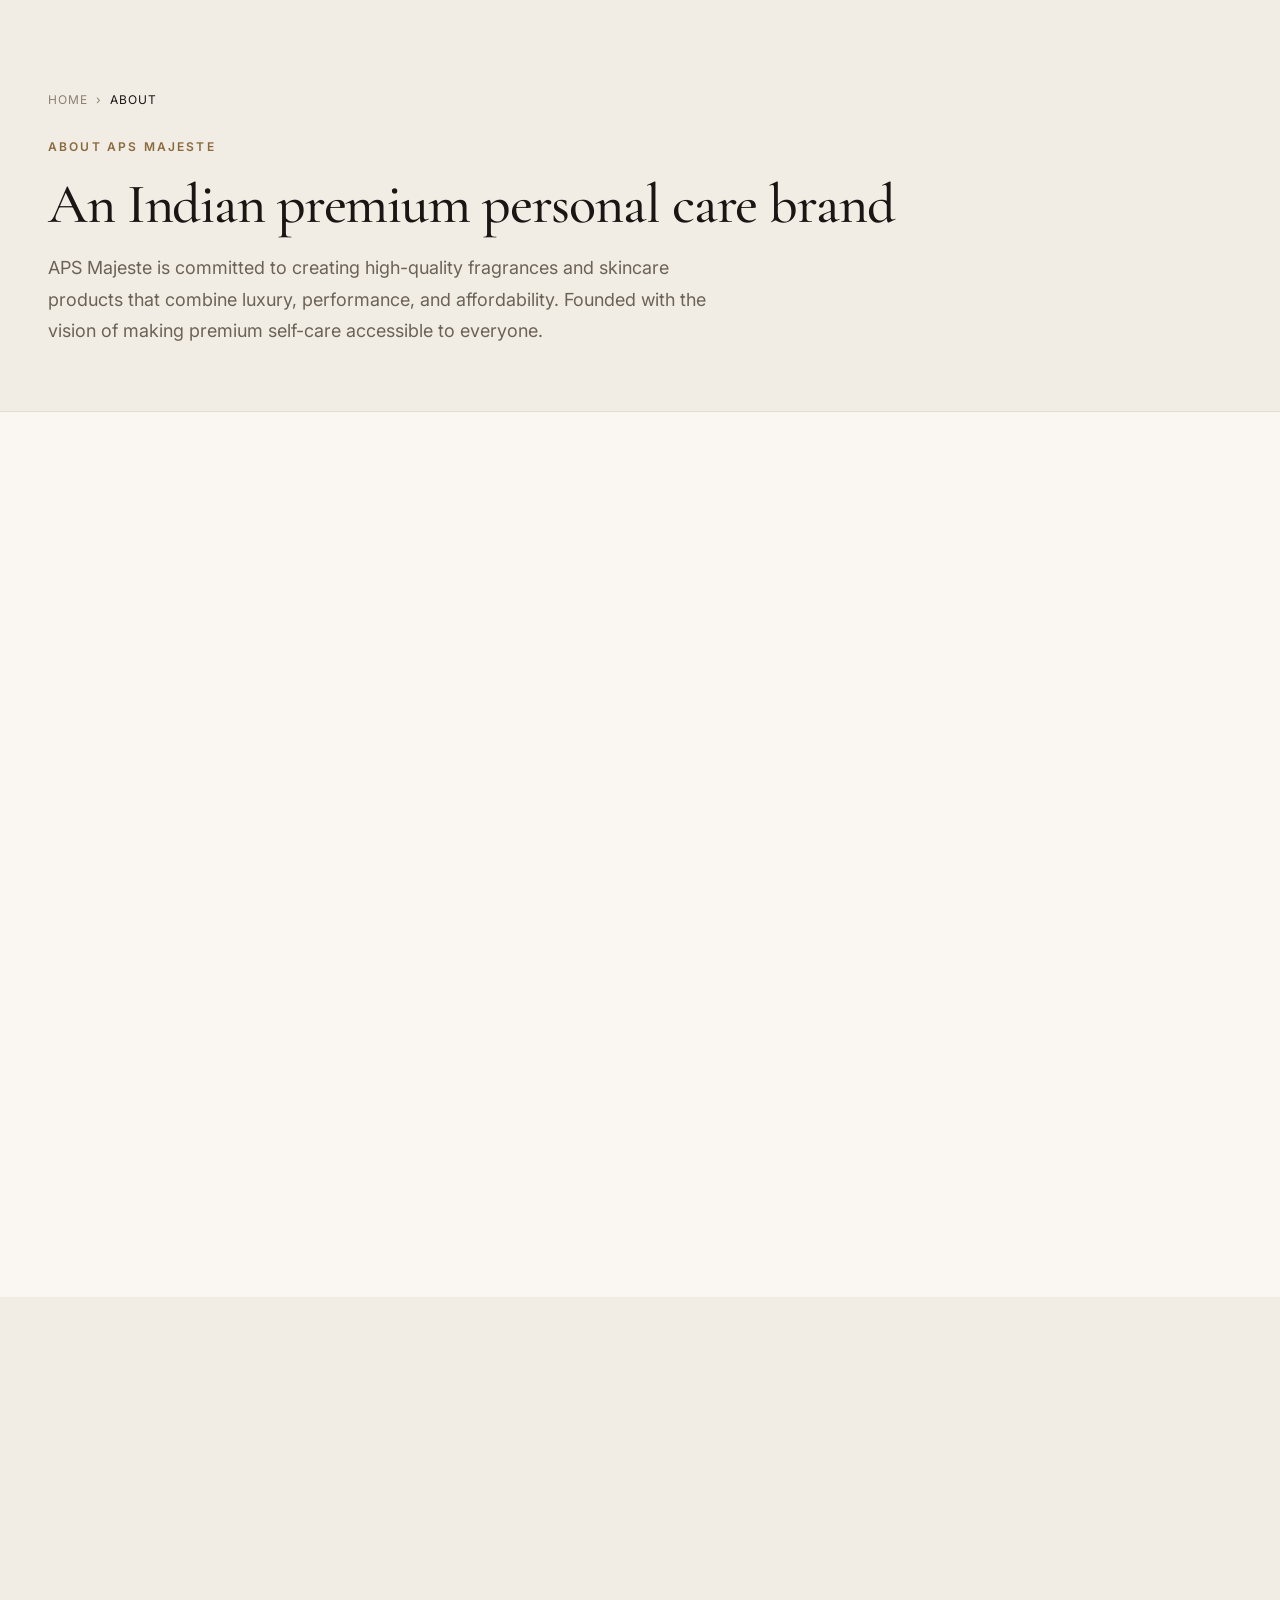
<file: about.html>
<!DOCTYPE html>
<html lang="en">
<head>
  <meta charset="UTF-8">
  <meta name="viewport" content="width=device-width, initial-scale=1.0">

  <title>About APS MAJESTE — Indian Premium Fragrance & Personal Care Brand</title>
  <meta name="description" content="APS Majeste is an Indian premium personal care brand committed to creating high-quality fragrances and skincare products that combine luxury, performance, and affordability. Discover our story, vision, and mission.">
  <meta name="keywords" content="APS MAJESTE story, Indian premium fragrance brand, personal care brand India, Udaipur skincare, Redsky Retail, APS Majeste vision mission">
  <meta name="author" content="APS MAJESTE Brand">
  <link rel="canonical" href="https://apsmajeste.in/about.html">
  <meta name="robots" content="index, follow">

  <meta property="og:type" content="article">
  <meta property="og:site_name" content="APS MAJESTE">
  <meta property="og:title" content="About APS MAJESTE — Indian Premium Fragrance & Personal Care Brand">
  <meta property="og:description" content="APS Majeste is an Indian premium personal care brand committed to creating high-quality fragrances and skincare products that combine luxury, performance, and affordability.">
  <meta property="og:url" content="https://www.apsmajeste.com/about.html">
  <meta property="og:image" content="https://apsmajeste.in/images/og-cover.jpg">
  <meta property="og:locale" content="en_US">

  <meta name="twitter:card" content="summary_large_image">
  <meta name="twitter:title" content="About APS MAJESTE — Our Story">
  <meta name="twitter:description" content="APS Majeste is an Indian premium personal care brand committed to creating high-quality fragrances and skincare products that combine luxury, performance, and affordability.">
  <meta name="twitter:image" content="https://apsmajeste.in/images/og-cover.jpg">

  <link rel="preconnect" href="https://fonts.googleapis.com">
  <link rel="preconnect" href="https://fonts.gstatic.com" crossorigin>
  <link rel="preload" as="style" href="https://fonts.googleapis.com/css2?family=Cormorant+Garamond:ital,wght@0,400;0,500;0,600;1,400;1,500&family=Inter:wght@400;500;600;700&display=swap">
  <link rel="stylesheet" href="https://fonts.googleapis.com/css2?family=Cormorant+Garamond:ital,wght@0,400;0,500;0,600;1,400;1,500&family=Inter:wght@400;500;600;700&display=swap" media="print" onload="this.media='all'">
  <noscript><link rel="stylesheet" href="https://fonts.googleapis.com/css2?family=Cormorant+Garamond:ital,wght@0,400;0,500;0,600;1,400;1,500&family=Inter:wght@400;500;600;700&display=swap"></noscript>

  <link rel="icon" type="image/svg+xml" href="favicon.svg">
  <meta name="theme-color" content="#faf7f2">

  <script type="application/ld+json">
  {
    "@context": "https://schema.org",
    "@type": "AboutPage",
    "name": "About APS MAJESTE",
    "url": "https://apsmajeste.in/about.html",
    "description": "The story, mission, and atelier behind APS MAJESTE, a botanical skincare and fragrance brand founded in 2019.",
    "mainEntity": {
      "@type": "Organization",
      "name": "APS MAJESTE",
      "foundingDate": "2019",
      "founder": { "@type": "Organization", "name": "APS MAJESTE" },
      "url": "https://apsmajeste.in"
    }
  }
  </script>

  <link rel="stylesheet" href="src/styles/main.css">
</head>
<body>
  <div data-component="header"></div>

  <main id="main">
    <section class="page-header">
      <div class="container">
        <nav class="breadcrumb" aria-label="Breadcrumb">
          <a href="index.html">Home</a><span>›</span><span aria-current="page">About</span>
        </nav>
        <span class="eyebrow">About APS Majeste</span>
        <h1 class="page-header__title">An Indian premium personal care brand</h1>
        <p class="page-header__lead">APS Majeste is committed to creating high-quality fragrances and skincare products that combine luxury, performance, and affordability. Founded with the vision of making premium self-care accessible to everyone.</p>
      </div>
    </section>

    <!-- Brand story -->
    <section class="section">
      <div class="container split">
        <div class="split__media reveal" aria-hidden="true"></div>
        <div class="reveal" data-delay="1">
          <span class="eyebrow">Our Brand Story</span>
          <h2 class="section-head__title" style="margin-bottom:1rem">Making luxury accessible to every Indian</h2>
          <p style="color:var(--color-text-muted); margin-bottom:1.25rem">
            APS Majeste is an Indian premium fragrance and personal care brand dedicated to making luxury accessible. We started with a vision to bridge the gap between expensive international brands and affordable, high-quality products for Indian consumers.
          </p>
          <p style="color:var(--color-text-muted); margin-bottom:1.25rem">
            Our mission is to deliver effective, innovative, and premium beauty solutions that inspire confidence every day. We envision becoming a trusted global beauty brand built on quality, integrity, innovation, and customer satisfaction. Our unique blend of premium formulations, elegant design, and exceptional value sets us apart.
          </p>
          <p style="color:var(--color-text-muted)">
            From perfumes to skincare, we help customers look, feel, and smell their best. As we grow across India, we promise uncompromising quality, trust, and excellence in every product.
          </p>
        </div>
      </div>
    </section>

    <!-- Vision & Mission -->
    <section class="section section--alt">
      <div class="container">
        <div class="grid-2">
          <div class="feature reveal">
            <span class="feature__icon"><svg viewBox="0 0 24 24" fill="none" stroke="currentColor" stroke-width="1.5"><circle cx="12" cy="12" r="3"/><path d="M2 12s3.5-7 10-7 10 7 10 7-3.5 7-10 7-10-7-10-7z"/></svg></span>
            <h2 class="feature__title">Our Vision</h2>
            <p class="feature__desc">To become a leading Indian personal care brand recognized for innovation, quality, and accessible luxury.</p>
          </div>
          <div class="feature reveal" data-delay="1">
            <span class="feature__icon"><svg viewBox="0 0 24 24" fill="none" stroke="currentColor" stroke-width="1.5"><path d="M12 3v18M3 12h18"/></svg></span>
            <h2 class="feature__title">Our Mission</h2>
            <p class="feature__desc">To create premium fragrances and skincare products that inspire confidence, deliver outstanding performance, and enrich everyday life.</p>
          </div>
        </div>
      </div>
    </section>

    <!-- About Us -->
    <section class="section">
      <div class="container container--narrow text-center reveal">
        <span class="eyebrow">About Us</span>
        <h2 class="section-head__title" style="margin-bottom:1.5rem">Personal care is more than a routine — it's a reflection of personality and self-expression</h2>
        <div class="divider divider--center"></div>
        <p class="lead" style="margin-inline:auto">
          APS Majeste is an Indian premium personal care brand committed to creating high-quality fragrances and skincare products that combine luxury, performance, and affordability. Our portfolio includes long-lasting perfumes for men and women, along with advanced skincare solutions such as face washes formulated with carefully selected active ingredients to meet diverse skin needs. Every product is crafted with a strong focus on quality, safety, innovation, and customer satisfaction.
        </p>
      </div>
    </section>

    <!-- Core Values -->
    <section class="section section--dark">
      <div class="container">
        <div class="section-head section-head--center reveal">
          <span class="eyebrow">What we stand for</span>
          <h2 class="section-head__title">Our Core Values</h2>
        </div>
        <div class="grid-4">
          <div class="feature reveal" data-delay="1" style="background:var(--color-surface-dark); border-color:var(--color-border-dark)">
            <h3 class="feature__title" style="color:var(--color-text-inverse)">Quality without compromise</h3>
            <p class="feature__desc" style="color:var(--color-text-inverse-muted)">Carefully formulated products made with high-quality ingredients.</p>
          </div>
          <div class="feature reveal" data-delay="2" style="background:var(--color-surface-dark); border-color:var(--color-border-dark)">
            <h3 class="feature__title" style="color:var(--color-text-inverse)">Customer-first approach</h3>
            <p class="feature__desc" style="color:var(--color-text-inverse-muted)">Your satisfaction, trust, and experience are at the heart of everything we do.</p>
          </div>
          <div class="feature reveal" data-delay="3" style="background:var(--color-surface-dark); border-color:var(--color-border-dark)">
            <h3 class="feature__title" style="color:var(--color-text-inverse)">Innovation & continuous improvement</h3>
            <p class="feature__desc" style="color:var(--color-text-inverse-muted)">We continuously invest in product development and premium packaging.</p>
          </div>
          <div class="feature reveal" data-delay="4" style="background:var(--color-surface-dark); border-color:var(--color-border-dark)">
            <h3 class="feature__title" style="color:var(--color-text-inverse)">Integrity & transparency</h3>
            <p class="feature__desc" style="color:var(--color-text-inverse-muted)">We build lasting relationships with customers and business partners through trust.</p>
          </div>
        </div>
      </div>
    </section>

    <!-- Tagline -->
    <section class="section">
      <div class="container container--narrow text-center reveal">
        <span class="eyebrow">Our Promise</span>
        <blockquote style="font-family:var(--font-serif); font-size:var(--fs-h3); font-style:italic; line-height:1.4; margin:1.5rem 0; color:var(--color-text)">
          "Look Good, Feel Confident, and Leave a Lasting Impression."
        </blockquote>
        <div style="font-weight:600">APS Majeste</div>
        <div class="text-muted" style="font-size:var(--fs-small)">Premium Personal Care, Made in India</div>
      </div>
    </section>

    <!-- CTA -->
    <section class="section section--alt">
      <div class="container">
        <div class="cta-band reveal">
          <h2 class="cta-band__title">Meet the collection</h2>
          <p class="cta-band__lead">Premium fragrances and skincare, crafted with quality and innovation. Available on Amazon, Myntra, JioMart, and Flipkart across India.</p>
          <div class="cta-band__actions">
            <a href="products.html" class="btn btn--primary btn--lg">Explore Products</a>
            <a href="why-choose-us.html" class="btn btn--light btn--lg">Why APS MAJESTE</a>
          </div>
        </div>
      </div>
    </section>
  </main>

  <div data-component="footer"></div>
  <script type="module" src="/src/js/main.js"></script>
</body>
</html>
</file>
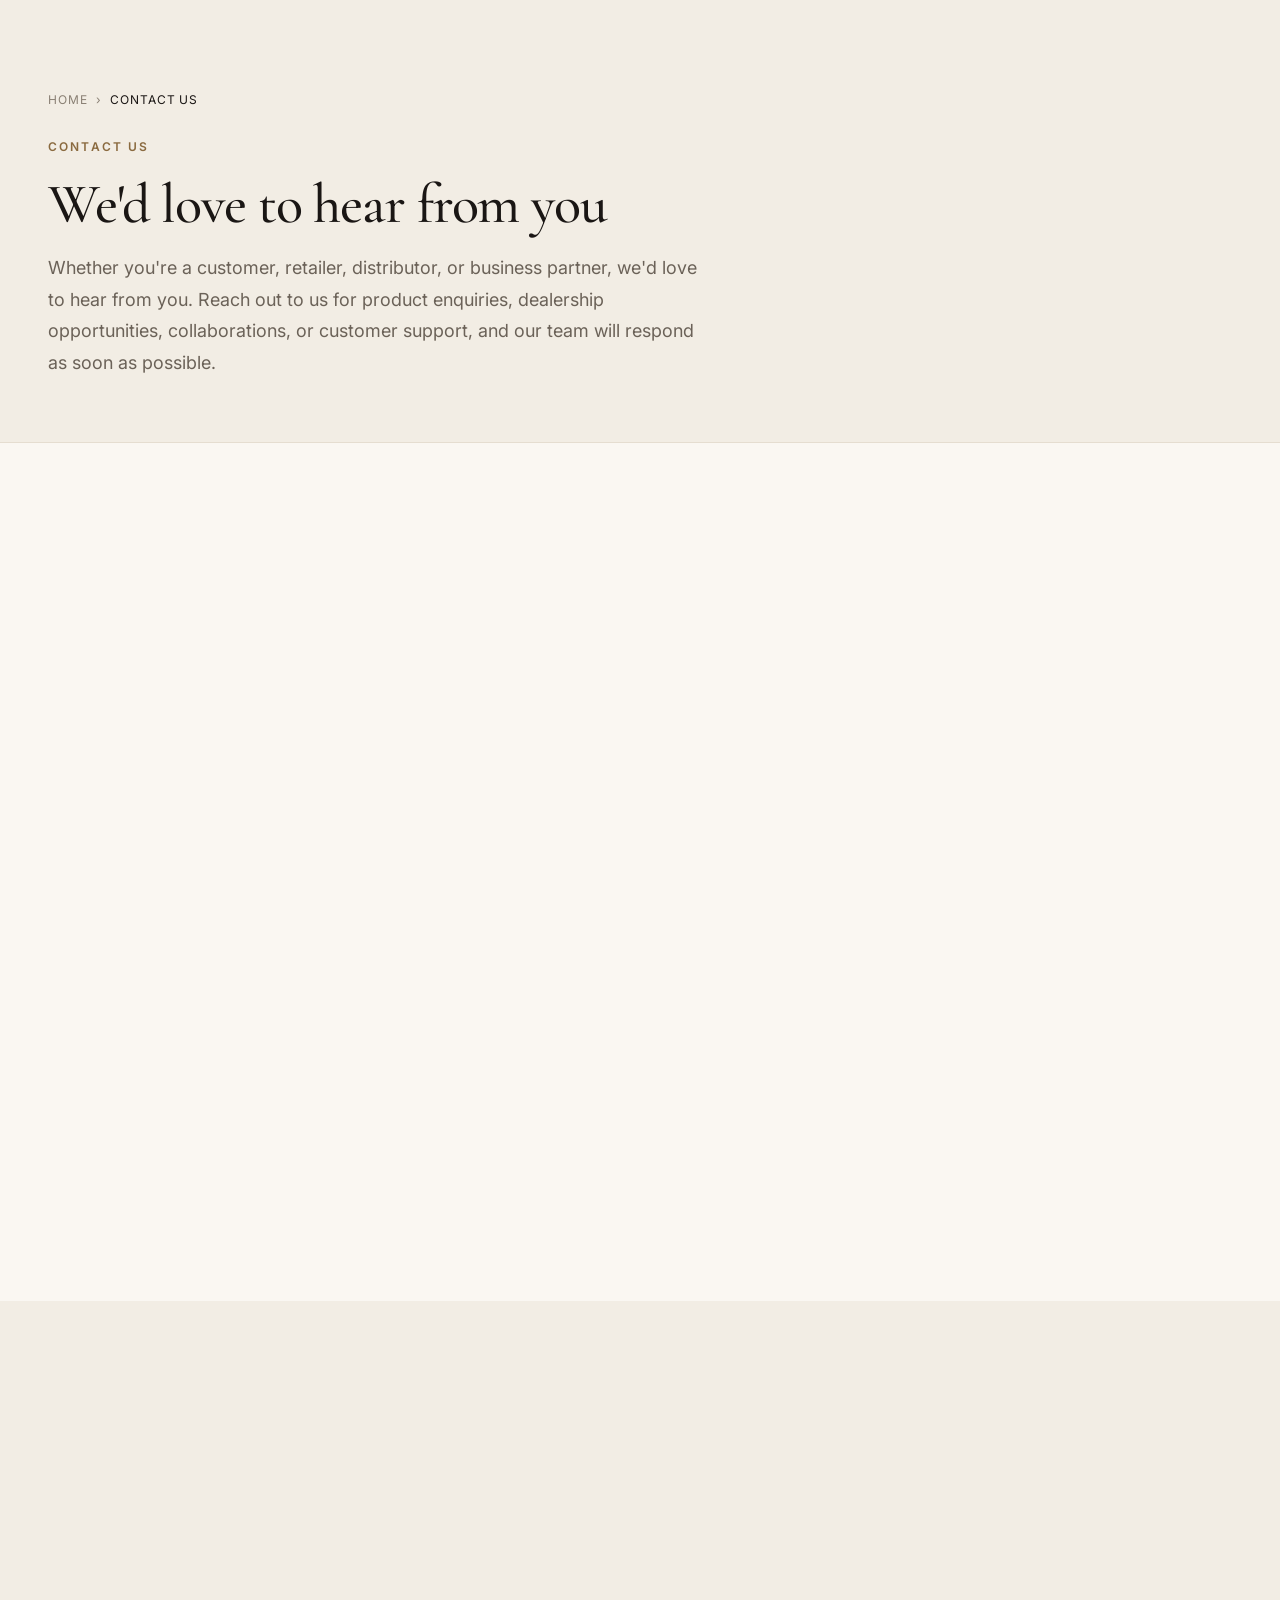
<file: contact.html>
<!DOCTYPE html>
<html lang="en">
<head>
  <meta charset="UTF-8">
  <meta name="viewport" content="width=device-width, initial-scale=1.0">

  <title>Contact Us — APS MAJESTE Customer Care, Business & Distribution Enquiries</title>
  <meta name="description" content="Contact APS MAJESTE for product questions, order support, or partnership enquiries. Email office@apsmajeste.com, call +91 83067 15754, or fill our enquiry form. Mon–Sat, 10am–6pm IST.">
  <meta name="keywords" content="contact APS MAJESTE, APS MAJESTE customer care, APS MAJESTE distributor, become a distributor, APS MAJESTE retailer, bulk order, APS MAJESTE Udaipur, Redsky Retail">
  <meta name="author" content="APS MAJESTE Brand">
  <link rel="canonical" href="https://apsmajeste.in/contact.html">
  <meta name="robots" content="index, follow">

  <meta property="og:type" content="website">
  <meta property="og:site_name" content="APS MAJESTE">
  <meta property="og:title" content="Contact Us — APS MAJESTE Customer Care & Business Enquiries">
  <meta property="og:description" content="Contact APS MAJESTE for product questions, order support, or partnership enquiries. Email, call, WhatsApp, or fill our enquiry form.">
  <meta property="og:url" content="https://apsmajeste.in/contact.html">
  <meta property="og:image" content="https://apsmajeste.in/images/og-cover.jpg">
  <meta property="og:locale" content="en_US">

  <meta name="twitter:card" content="summary_large_image">
  <meta name="twitter:title" content="Contact APS MAJESTE">
  <meta name="twitter:description" content="Contact APS MAJESTE for product questions, order support, or partnership enquiries. Email, call, WhatsApp, or fill our enquiry form.">
  <meta name="twitter:image" content="https://apsmajeste.in/images/og-cover.jpg">

  <link rel="preconnect" href="https://fonts.googleapis.com">
  <link rel="preconnect" href="https://fonts.gstatic.com" crossorigin>
  <link rel="preload" as="style" href="https://fonts.googleapis.com/css2?family=Cormorant+Garamond:ital,wght@0,400;0,500;0,600;1,400;1,500&family=Inter:wght@400;500;600;700&display=swap">
  <link rel="stylesheet" href="https://fonts.googleapis.com/css2?family=Cormorant+Garamond:ital,wght@0,400;0,500;0,600;1,400;1,500&family=Inter:wght@400;500;600;700&display=swap" media="print" onload="this.media='all'">
  <noscript><link rel="stylesheet" href="https://fonts.googleapis.com/css2?family=Cormorant+Garamond:ital,wght@0,400;0,500;0,600;1,400;1,500&family=Inter:wght@400;500;600;700&display=swap"></noscript>

  <link rel="icon" type="image/svg+xml" href="favicon.svg">
  <meta name="theme-color" content="#faf7f2">

  <!-- Structured data: ContactPage + LocalBusiness -->
  <script type="application/ld+json">
  {
    "@context": "https://schema.org",
    "@type": "ContactPage",
    "name": "Contact APS MAJESTE",
    "url": "https://apsmajeste.in/contact.html",
    "description": "Contact APS MAJESTE for product questions, order support, or partnership enquiries. Email, call, WhatsApp, or fill our enquiry form.",
    "mainEntity": {
      "@type": "Organization",
      "name": "APS MAJESTE",
      "email": "office@apsmajeste.com",
      "telephone": "+91 83067 15754",
      "address": {
        "@type": "PostalAddress",
        "streetAddress": "Redsky Retail Private Limited, S-206, 2nd Floor, Amrit Shree, Ashok Nagar, Near City Center",
        "addressLocality": "Udaipur",
        "addressRegion": "Rajasthan",
        "postalCode": "313001",
        "addressCountry": "IN"
      },
      "openingHoursSpecification": [{
        "@type": "OpeningHoursSpecification",
        "dayOfWeek": ["Monday", "Tuesday", "Wednesday", "Thursday", "Friday", "Saturday"],
        "opens": "10:00",
        "closes": "18:00"
      }]
    }
  }
  </script>

  <link rel="stylesheet" href="src/styles/main.css">
</head>
<body>
  <div data-component="header"></div>

  <main id="main">
    <section class="page-header">
      <div class="container">
        <nav class="breadcrumb" aria-label="Breadcrumb">
          <a href="index.html">Home</a><span>›</span><span aria-current="page">Contact Us</span>
        </nav>
        <span class="eyebrow">Contact Us</span>
        <h1 class="page-header__title">We'd love to hear from you</h1>
        <p class="page-header__lead">Whether you're a customer, retailer, distributor, or business partner, we'd love to hear from you. Reach out to us for product enquiries, dealership opportunities, collaborations, or customer support, and our team will respond as soon as possible.</p>
      </div>
    </section>

    <!-- ===== Get in Touch ===== -->
    <section class="section">
      <div class="container contact-grid">
        <!-- Info column -->
        <div class="reveal">
          <h2 style="margin-bottom:1.5rem">Get in Touch</h2>

          <!-- Registered Office first -->
          <div class="contact-info__item" style="margin-bottom:1.5rem">
            <span class="contact-info__icon"><svg viewBox="0 0 24 24" fill="none" stroke="currentColor" stroke-width="1.5"><path d="M12 21s-7-6-7-11a7 7 0 0 1 14 0c0 5-7 11-7 11z"/><circle cx="12" cy="10" r="2.5"/></svg></span>
            <div>
              <div class="contact-info__label">Registered Office</div>
              <div class="contact-info__value" style="line-height:1.6">
                Redsky Retail Private Limited<br>
                S-206, 2nd Floor, Amrit Shree<br>
                Ashok Nagar, Near City Center<br>
                Udaipur – 313001, Rajasthan, India
              </div>
              <div style="margin-top:.5rem; font-size:var(--fs-xs); color:var(--color-accent); font-weight:600">Ahmedabad, Gujarat - Opening Soon</div>
            </div>
          </div>

          <div class="contact-info">
            <div class="contact-info__item">
              <span class="contact-info__icon"><svg viewBox="0 0 24 24" fill="none" stroke="currentColor" stroke-width="1.5"><rect x="3" y="5" width="18" height="14" rx="2"/><path d="M3 7l9 6 9-6"/></svg></span>
              <div>
                <div class="contact-info__label">Email</div>
                <a class="contact-info__value" href="mailto:office@apsmajeste.com">office@apsmajeste.com</a>
              </div>
            </div>
            <div class="contact-info__item">
              <span class="contact-info__icon"><svg viewBox="0 0 24 24" fill="none" stroke="currentColor" stroke-width="1.5"><path d="M5 4h4l2 5-3 2a11 11 0 0 0 5 5l2-3 5 2v4a2 2 0 0 1-2 2A16 16 0 0 1 3 6a2 2 0 0 1 2-2z"/></svg></span>
              <div>
                <div class="contact-info__label">Phone</div>
                <a class="contact-info__value" href="tel:+918306715754">+91 83067 15754</a>
              </div>
            </div>
            <div class="contact-info__item">
              <span class="contact-info__icon" style="color:#25D366"><svg viewBox="0 0 24 24" fill="currentColor"><path d="M12.04 2C6.58 2 2.13 6.45 2.13 11.91c0 1.75.46 3.45 1.32 4.95L2 22l5.25-1.38c1.45.79 3.08 1.21 4.79 1.21 5.46 0 9.91-4.45 9.91-9.91C21.95 6.45 17.5 2 12.04 2zm0 18.15c-1.48 0-2.93-.4-4.2-1.15l-.3-.18-3.12.82.83-3.04-.2-.31a8.264 8.264 0 0 1-1.26-4.38c0-4.54 3.7-8.24 8.25-8.24 4.54 0 8.24 3.7 8.24 8.24 0 4.55-3.7 8.24-8.24 8.24zm4.52-6.16c-.25-.12-1.47-.72-1.69-.81-.23-.08-.39-.12-.56.12-.17.25-.64.81-.79.97-.14.17-.29.19-.54.06-.25-.12-1.05-.39-1.99-1.23-.74-.66-1.23-1.47-1.38-1.72-.14-.25-.02-.38.11-.51.11-.11.25-.29.37-.43.12-.14.17-.25.25-.41.08-.17.04-.31-.02-.43-.06-.12-.56-1.34-.76-1.84-.2-.48-.4-.42-.56-.43-.14-.01-.31-.01-.48-.01-.17 0-.43.06-.66.31-.23.25-.86.85-.86 2.07 0 1.22.89 2.4 1.01 2.56.12.17 1.75 2.67 4.23 3.74.59.26 1.05.41 1.41.52.59.19 1.13.16 1.56.1.48-.07 1.47-.6 1.68-1.18.21-.58.21-1.07.14-1.18-.06-.1-.22-.16-.47-.28z"/></svg></span>
              <div>
                <div class="contact-info__label">WhatsApp</div>
                <a class="contact-info__value" href="https://wa.me/918306715754" target="_blank" rel="noopener">Chat with us instantly</a>
                <div style="font-size:var(--fs-xs); color:var(--color-text-soft); margin-top:2px">Chat with us instantly for product enquiries, distributor opportunities, and customer support.</div>
              </div>
            </div>
            <div class="contact-info__item">
              <span class="contact-info__icon"><svg viewBox="0 0 24 24" fill="none" stroke="currentColor" stroke-width="1.5"><circle cx="12" cy="12" r="9"/><path d="M3 12h18M12 3a14 14 0 0 1 0 18M12 3a14 14 0 0 0 0 18"/></svg></span>
              <div>
                <div class="contact-info__label">Website</div>
                <a class="contact-info__value" href="https://www.apsmajeste.com">www.apsmajeste.com</a>
              </div>
            </div>
            <div class="contact-info__item">
              <span class="contact-info__icon"><svg viewBox="0 0 24 24" fill="none" stroke="currentColor" stroke-width="1.5"><circle cx="12" cy="12" r="9"/><path d="M12 7v5l3 2"/></svg></span>
              <div>
                <div class="contact-info__label">Business Hours</div>
                <div class="contact-info__value">Monday – Saturday<br>10:00 AM – 6:00 PM (IST)</div>
              </div>
            </div>
          </div>
        </div>

        <!-- Reach out to us column -->
        <div class="reveal" data-delay="1" style="background:var(--color-surface); border:1px solid var(--color-border); border-radius:var(--radius-lg); padding:clamp(1.5rem, 4vw, 2.5rem)">
          <h2 style="margin-bottom:.5rem">Let's Connect</h2>
          <p style="color:var(--color-text-muted); font-size:var(--fs-small); margin-bottom:2rem">Whether you're a customer, retailer, distributor, or business partner, we'd love to hear from you. Reach out to us for product enquiries, dealership opportunities, collaborations, or customer support, and our team will respond as soon as possible.</p>

          <a href="mailto:office@apsmajeste.com" class="btn btn--primary btn--lg btn--block" style="margin-bottom:1rem">Email Us</a>
          <a href="tel:+918306715754" class="btn btn--ghost btn--lg btn--block" style="margin-bottom:1rem">Call +91 83067 15754</a>
          <a href="https://wa.me/918306715754" target="_blank" rel="noopener" class="btn btn--ghost btn--lg btn--block" style="background:#25D366; color:#fff; border-color:#25D366">WhatsApp Us</a>
        </div>
      </div>
    </section>

    <!-- ===== Business & Distribution Enquiry ===== -->
    <section class="section section--alt" id="partner">
      <div class="container">
        <div class="section-head section-head--center reveal">
          <span class="eyebrow">Business &amp; Distribution Enquiry</span>
          <h2 class="section-head__title">Highlights of Distributor / Retailer / Modern Trade / Bulk &amp; Corporate</h2>
          <p class="section-head__lead">Partner with a premium Made-in-India personal-care brand. Click any option below to fill out the enquiry form and our team will reach out within 1–2 business days.</p>
        </div>

        <!-- Partner types as clickable headings linking to Google Form -->
        <div class="grid-4" style="margin-bottom:2rem">
          <a href="https://docs.google.com/forms/d/e/1FAIpQLSfK2-p8kjsHyZ4d9K6aC_92kJdB04Z78jp2HMDvWwdPSLO85Q/viewform?usp=dialog" target="_blank" rel="noopener" class="feature reveal" data-delay="1" style="text-align:center; text-decoration:none; color:inherit; cursor:pointer; border:1px solid var(--color-border); border-radius:var(--radius-md); padding:1.5rem; transition:transform var(--transition-fast), box-shadow var(--transition-fast), border-color var(--transition-fast)">
            <h3 class="feature__title" style="color:var(--color-accent)">Distributors</h3>
            <p class="feature__desc">Regional distribution rights with attractive margins, dedicated supply, and marketing support.</p>
            <span style="font-size:var(--fs-xs); color:var(--color-accent); font-weight:600; letter-spacing:var(--ls-wide); text-transform:uppercase; display:block; margin-top:.5rem">Enquire Now →</span>
          </a>
          <a href="https://docs.google.com/forms/d/e/1FAIpQLSfK2-p8kjsHyZ4d9K6aC_92kJdB04Z78jp2HMDvWwdPSLO85Q/viewform?usp=dialog" target="_blank" rel="noopener" class="feature reveal" data-delay="2" style="text-align:center; text-decoration:none; color:inherit; cursor:pointer; border:1px solid var(--color-border); border-radius:var(--radius-md); padding:1.5rem; transition:transform var(--transition-fast), box-shadow var(--transition-fast), border-color var(--transition-fast)">
            <h3 class="feature__title" style="color:var(--color-accent)">Retailers</h3>
            <p class="feature__desc">Stock APS Majeste in your beauty store, pharmacy, or lifestyle boutique. Low MOQ, demo stock.</p>
            <span style="font-size:var(--fs-xs); color:var(--color-accent); font-weight:600; letter-spacing:var(--ls-wide); text-transform:uppercase; display:block; margin-top:.5rem">Enquire Now →</span>
          </a>
          <a href="https://docs.google.com/forms/d/e/1FAIpQLSfK2-p8kjsHyZ4d9K6aC_92kJdB04Z78jp2HMDvWwdPSLO85Q/viewform?usp=dialog" target="_blank" rel="noopener" class="feature reveal" data-delay="3" style="text-align:center; text-decoration:none; color:inherit; cursor:pointer; border:1px solid var(--color-border); border-radius:var(--radius-md); padding:1.5rem; transition:transform var(--transition-fast), box-shadow var(--transition-fast), border-color var(--transition-fast)">
            <h3 class="feature__title" style="color:var(--color-accent)">Modern Trade</h3>
            <p class="feature__desc">Listings in chain stores, supermarkets, and quick-commerce platforms. Category management support.</p>
            <span style="font-size:var(--fs-xs); color:var(--color-accent); font-weight:600; letter-spacing:var(--ls-wide); text-transform:uppercase; display:block; margin-top:.5rem">Enquire Now →</span>
          </a>
          <a href="https://docs.google.com/forms/d/e/1FAIpQLSfK2-p8kjsHyZ4d9K6aC_92kJdB04Z78jp2HMDvWwdPSLO85Q/viewform?usp=dialog" target="_blank" rel="noopener" class="feature reveal" data-delay="4" style="text-align:center; text-decoration:none; color:inherit; cursor:pointer; border:1px solid var(--color-border); border-radius:var(--radius-md); padding:1.5rem; transition:transform var(--transition-fast), box-shadow var(--transition-fast), border-color var(--transition-fast)">
            <h3 class="feature__title" style="color:var(--color-accent)">Bulk &amp; Corporate</h3>
            <p class="feature__desc">Bulk orders for gifting, hospitality, corporate giveaways, and events. Custom packaging and volume pricing.</p>
            <span style="font-size:var(--fs-xs); color:var(--color-accent); font-weight:600; letter-spacing:var(--ls-wide); text-transform:uppercase; display:block; margin-top:.5rem">Enquire Now →</span>
          </a>
        </div>

        <!-- Enquiry Form embed -->
        <div id="enquiry-form"></div>
        <div class="partner-form-embed reveal" data-delay="1" data-partner-form style="margin-top:2rem">
          <noscript>
            <p style="text-align:center; padding:2rem">
              The enquiry form requires JavaScript. Please
              <a href="mailto:office@apsmajeste.com" style="color:var(--color-accent)">email us</a>
              or call <a href="tel:+918306715754" style="color:var(--color-accent)">+91 83067 15754</a>.
            </p>
          </noscript>
        </div>

        <p class="text-center text-muted reveal" style="margin-top:1.5rem; font-size:var(--fs-small)">
          Trouble seeing the form? Email <a href="mailto:office@apsmajeste.com" style="color:var(--color-accent)">office@apsmajeste.com</a> · Call <a href="tel:+918306715754" style="color:var(--color-accent)">+91 83067 15754</a> · WhatsApp <a href="https://wa.me/918306715754" target="_blank" rel="noopener" style="color:var(--color-accent)">+91 83067 15754</a>
        </p>
      </div>
    </section>
  </main>

  <div data-component="footer"></div>
  <script type="module" src="/src/js/main.js"></script>
</body>
</html>
</file>
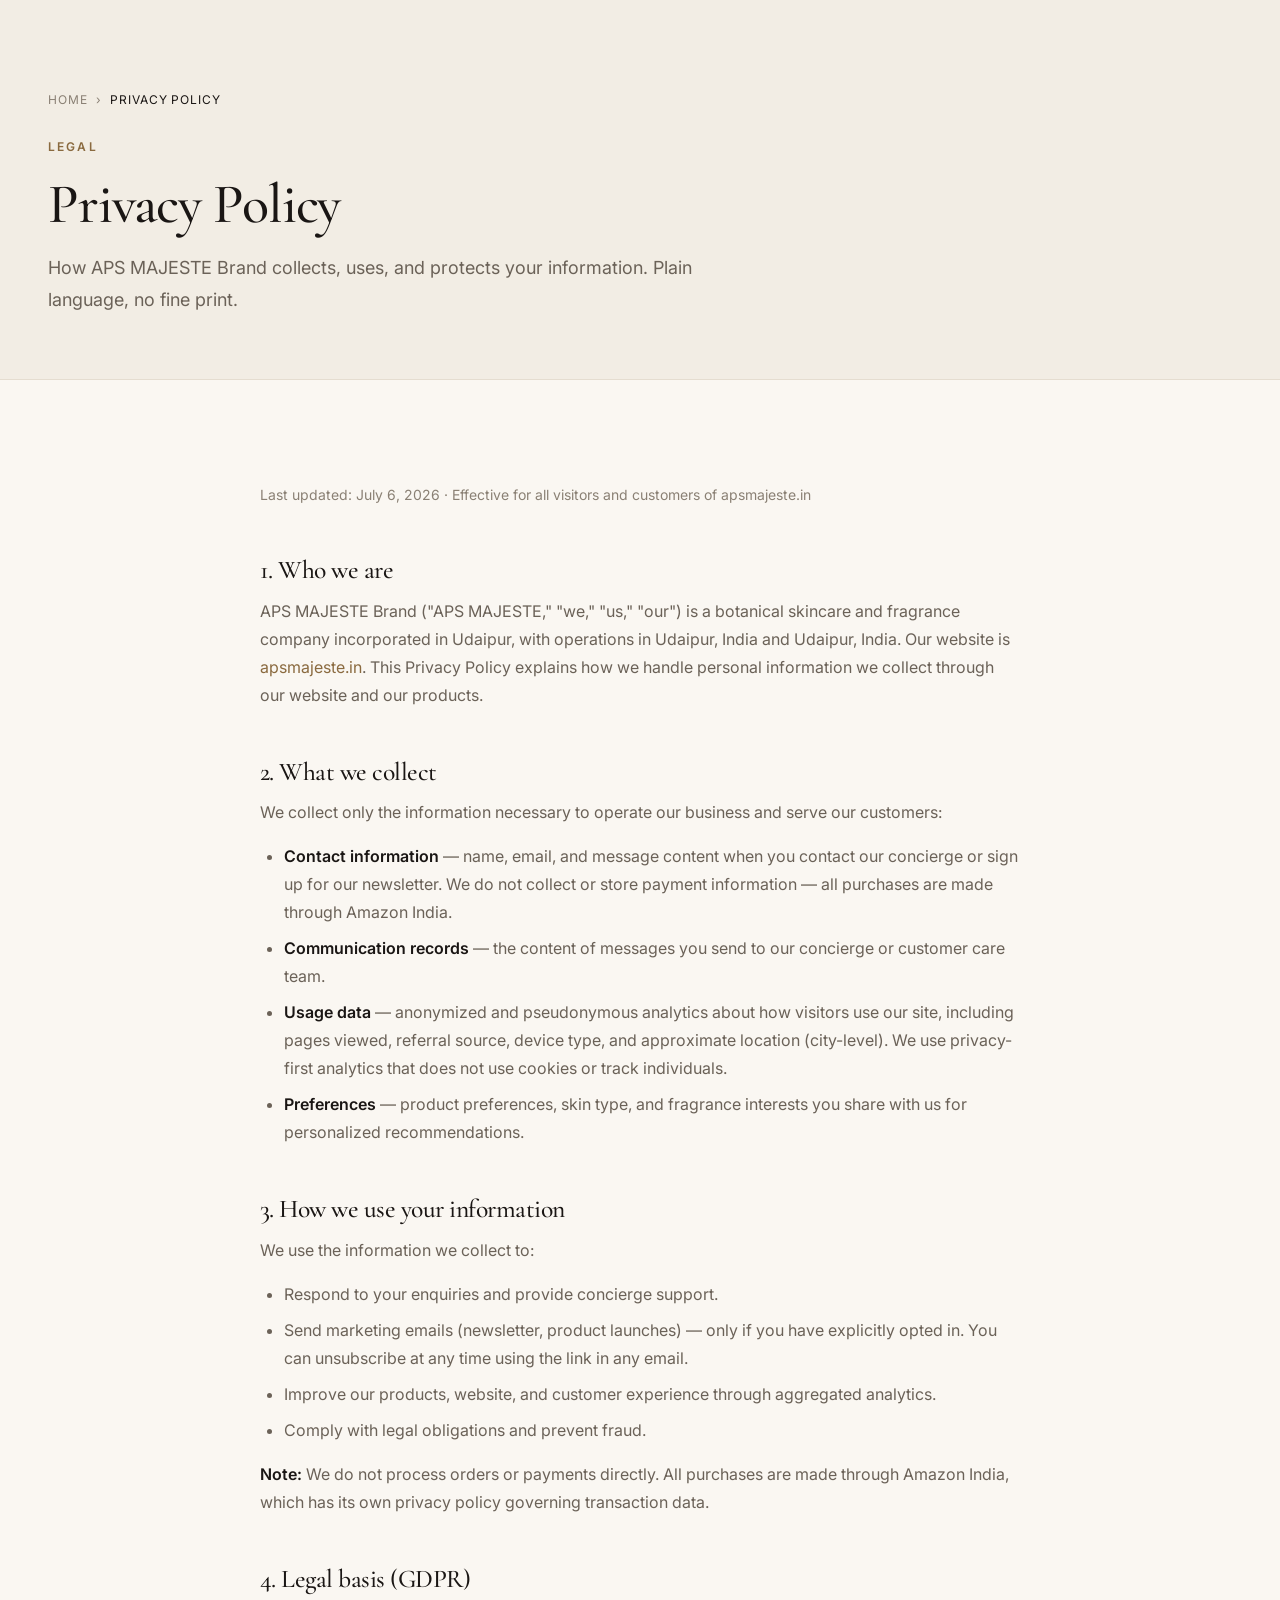
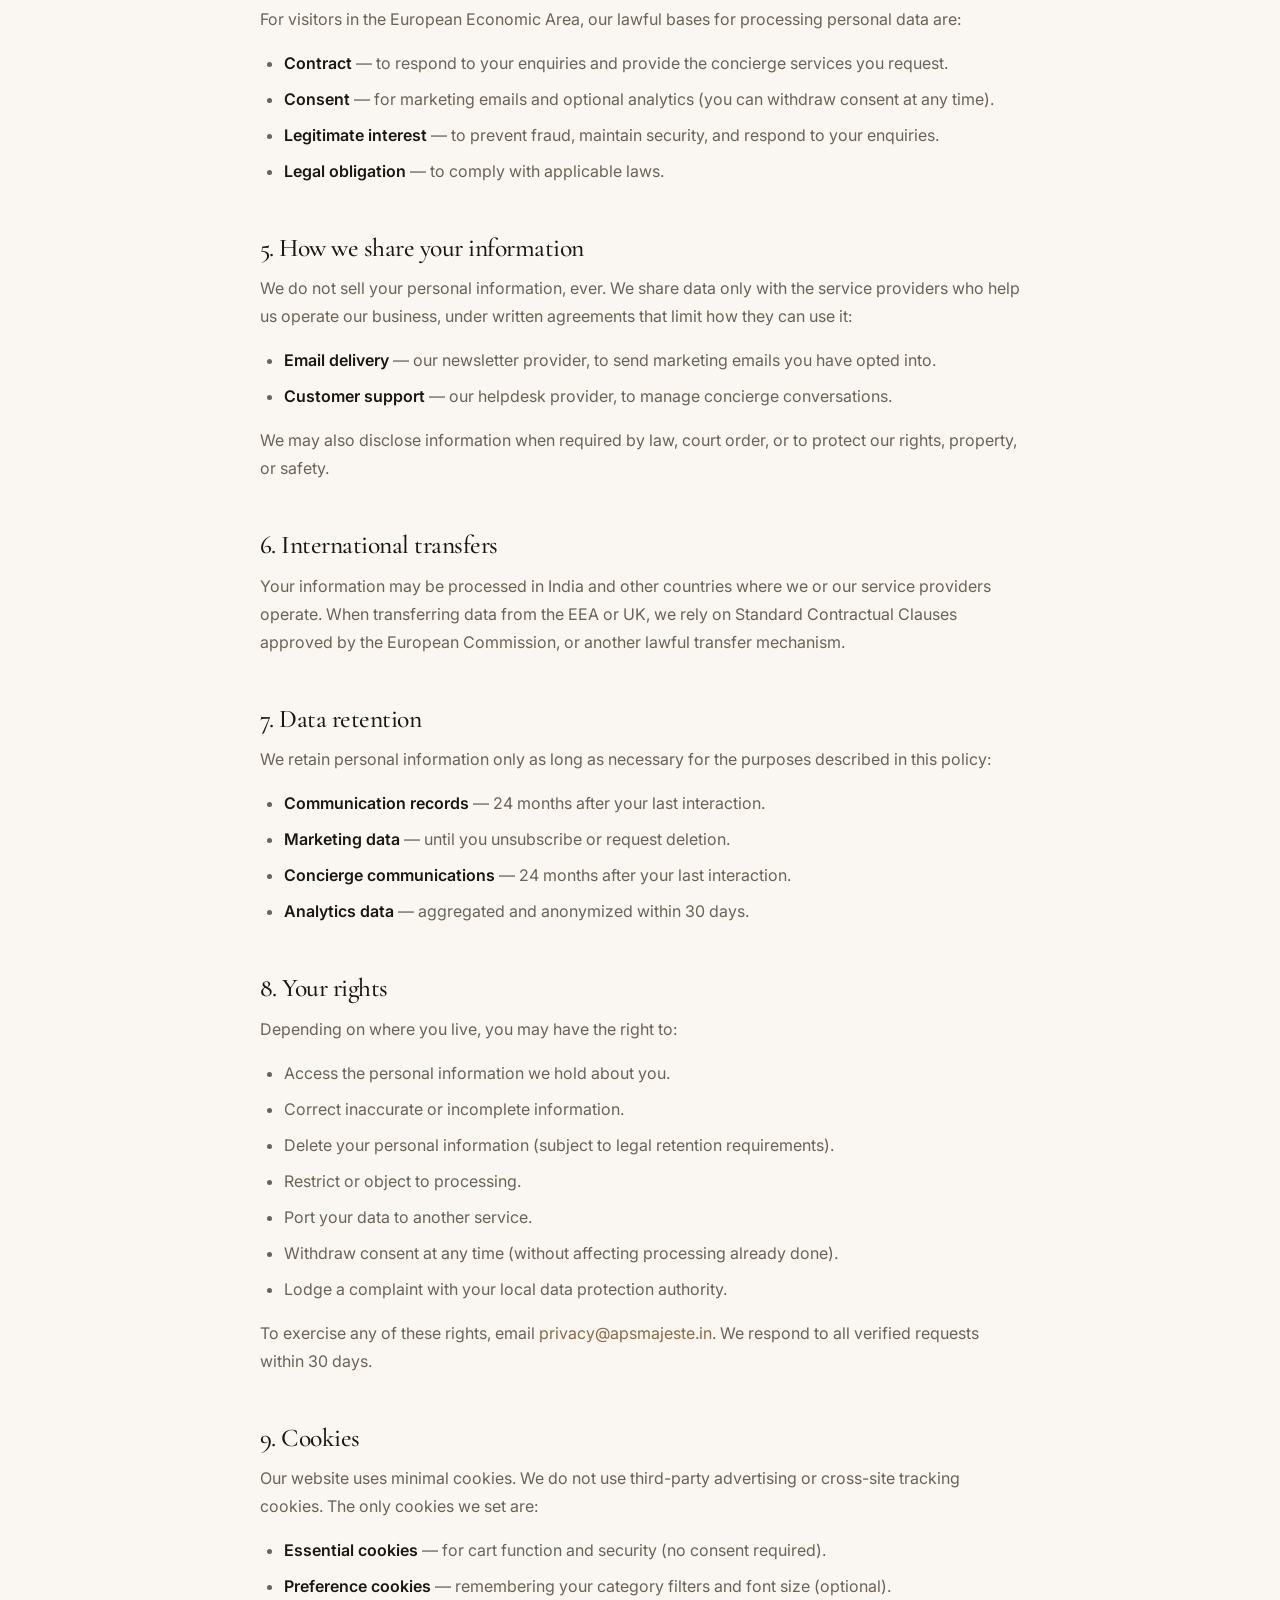
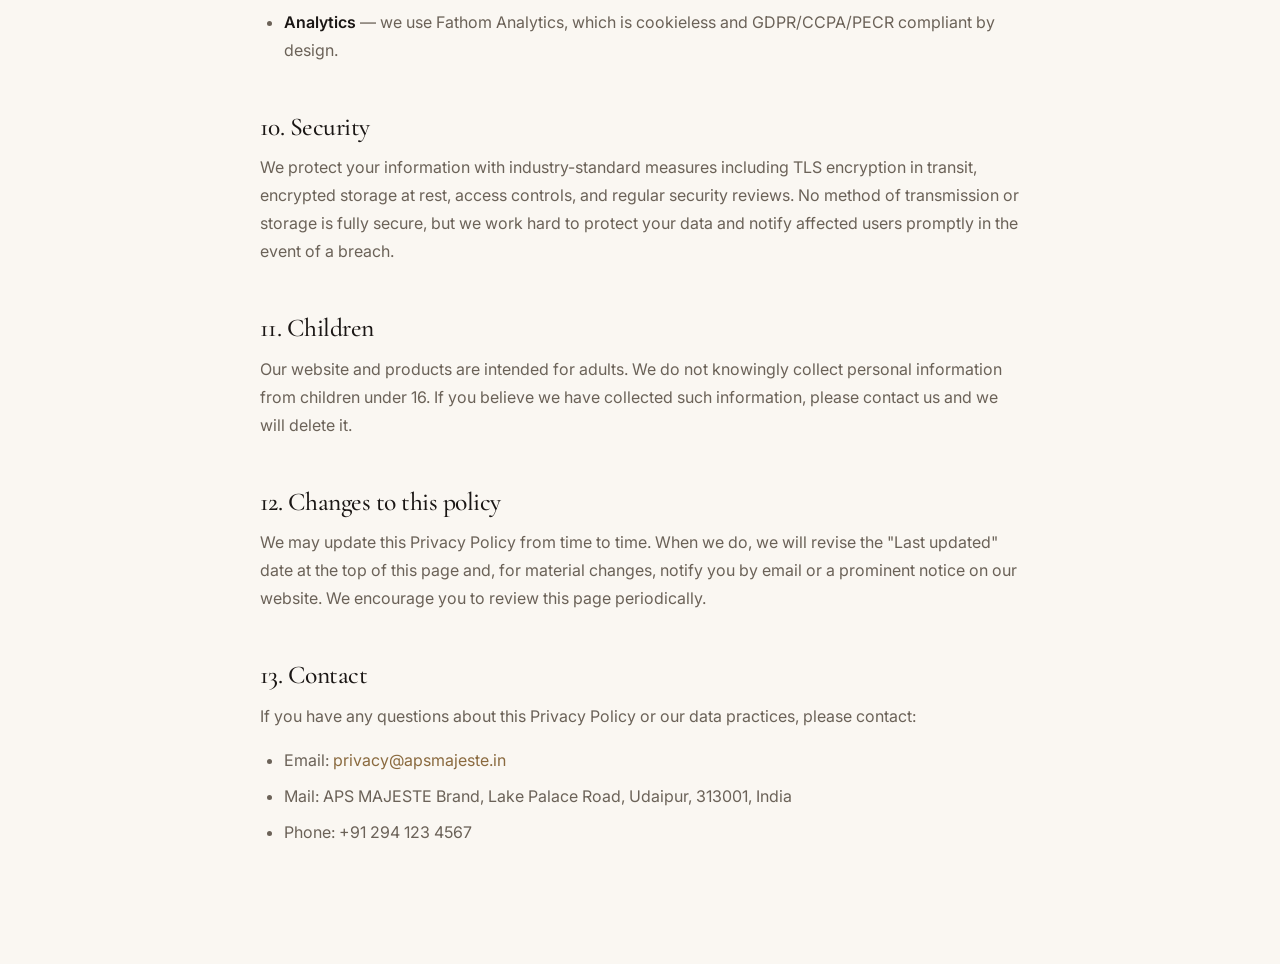
<file: privacy-policy.html>
<!DOCTYPE html>
<html lang="en">
<head>
  <meta charset="UTF-8">
  <meta name="viewport" content="width=device-width, initial-scale=1.0">

  <title>Privacy Policy — APS MAJESTE Brand</title>
  <meta name="description" content="APS MAJESTE Brand's Privacy Policy: how we collect, use, and protect your personal information when you visit apsmajeste.in or browse our products. Last updated July 2026.">
  <meta name="author" content="APS MAJESTE Brand">
  <link rel="canonical" href="https://apsmajeste.in/privacy-policy.html">
  <meta name="robots" content="index, follow">

  <meta property="og:type" content="article">
  <meta property="og:site_name" content="APS MAJESTE">
  <meta property="og:title" content="Privacy Policy — APS MAJESTE Brand">
  <meta property="og:description" content="How APS MAJESTE collects, uses, and protects your personal information.">
  <meta property="og:url" content="https://apsmajeste.in/privacy-policy.html">
  <meta property="og:locale" content="en_US">

  <link rel="preconnect" href="https://fonts.googleapis.com">
  <link rel="preconnect" href="https://fonts.gstatic.com" crossorigin>
  <link rel="preload" as="style" href="https://fonts.googleapis.com/css2?family=Cormorant+Garamond:ital,wght@0,400;0,500;0,600;1,400;1,500&family=Inter:wght@400;500;600;700&display=swap">
  <link rel="stylesheet" href="https://fonts.googleapis.com/css2?family=Cormorant+Garamond:ital,wght@0,400;0,500;0,600;1,400;1,500&family=Inter:wght@400;500;600;700&display=swap" media="print" onload="this.media='all'">
  <noscript><link rel="stylesheet" href="https://fonts.googleapis.com/css2?family=Cormorant+Garamond:ital,wght@0,400;0,500;0,600;1,400;1,500&family=Inter:wght@400;500;600;700&display=swap"></noscript>

  <link rel="icon" type="image/svg+xml" href="favicon.svg">
  <meta name="theme-color" content="#faf7f2">

  <link rel="stylesheet" href="src/styles/main.css">
</head>
<body>
  <div data-component="header"></div>

  <main id="main">
    <section class="page-header">
      <div class="container">
        <nav class="breadcrumb" aria-label="Breadcrumb">
          <a href="index.html">Home</a><span>›</span><span aria-current="page">Privacy Policy</span>
        </nav>
        <span class="eyebrow">Legal</span>
        <h1 class="page-header__title">Privacy Policy</h1>
        <p class="page-header__lead">How APS MAJESTE Brand collects, uses, and protects your information. Plain language, no fine print.</p>
      </div>
    </section>

    <section class="section">
      <div class="container">
        <article class="article">
          <p class="meta">Last updated: July 6, 2026 · Effective for all visitors and customers of apsmajeste.in</p>

          <h2>1. Who we are</h2>
          <p>APS MAJESTE Brand ("APS MAJESTE," "we," "us," "our") is a botanical skincare and fragrance company incorporated in Udaipur, with operations in Udaipur, India and Udaipur, India. Our website is <a href="https://apsmajeste.in" style="color:var(--color-accent)">apsmajeste.in</a>. This Privacy Policy explains how we handle personal information we collect through our website and our products.</p>

          <h2>2. What we collect</h2>
          <p>We collect only the information necessary to operate our business and serve our customers:</p>
          <ul>
            <li><strong>Contact information</strong> — name, email, and message content when you contact our concierge or sign up for our newsletter. We do not collect or store payment information — all purchases are made through Amazon India.</li>
            <li><strong>Communication records</strong> — the content of messages you send to our concierge or customer care team.</li>
            <li><strong>Usage data</strong> — anonymized and pseudonymous analytics about how visitors use our site, including pages viewed, referral source, device type, and approximate location (city-level). We use privacy-first analytics that does not use cookies or track individuals.</li>
            <li><strong>Preferences</strong> — product preferences, skin type, and fragrance interests you share with us for personalized recommendations.</li>
          </ul>

          <h2>3. How we use your information</h2>
          <p>We use the information we collect to:</p>
          <ul>
            <li>Respond to your enquiries and provide concierge support.</li>
            <li>Send marketing emails (newsletter, product launches) — only if you have explicitly opted in. You can unsubscribe at any time using the link in any email.</li>
            <li>Improve our products, website, and customer experience through aggregated analytics.</li>
            <li>Comply with legal obligations and prevent fraud.</li>
          </ul>
          <p><strong>Note:</strong> We do not process orders or payments directly. All purchases are made through Amazon India, which has its own privacy policy governing transaction data.</p>

          <h2>4. Legal basis (GDPR)</h2>
          <p>For visitors in the European Economic Area, our lawful bases for processing personal data are:</p>
          <ul>
            <li><strong>Contract</strong> — to respond to your enquiries and provide the concierge services you request.</li>
            <li><strong>Consent</strong> — for marketing emails and optional analytics (you can withdraw consent at any time).</li>
            <li><strong>Legitimate interest</strong> — to prevent fraud, maintain security, and respond to your enquiries.</li>
            <li><strong>Legal obligation</strong> — to comply with applicable laws.</li>
          </ul>

          <h2>5. How we share your information</h2>
          <p>We do not sell your personal information, ever. We share data only with the service providers who help us operate our business, under written agreements that limit how they can use it:</p>
          <ul>
            <li><strong>Email delivery</strong> — our newsletter provider, to send marketing emails you have opted into.</li>
            <li><strong>Customer support</strong> — our helpdesk provider, to manage concierge conversations.</li>
          </ul>
          <p>We may also disclose information when required by law, court order, or to protect our rights, property, or safety.</p>

          <h2>6. International transfers</h2>
          <p>Your information may be processed in India and other countries where we or our service providers operate. When transferring data from the EEA or UK, we rely on Standard Contractual Clauses approved by the European Commission, or another lawful transfer mechanism.</p>

          <h2>7. Data retention</h2>
          <p>We retain personal information only as long as necessary for the purposes described in this policy:</p>
          <ul>
            <li><strong>Communication records</strong> — 24 months after your last interaction.</li>
            <li><strong>Marketing data</strong> — until you unsubscribe or request deletion.</li>
            <li><strong>Concierge communications</strong> — 24 months after your last interaction.</li>
            <li><strong>Analytics data</strong> — aggregated and anonymized within 30 days.</li>
          </ul>

          <h2>8. Your rights</h2>
          <p>Depending on where you live, you may have the right to:</p>
          <ul>
            <li>Access the personal information we hold about you.</li>
            <li>Correct inaccurate or incomplete information.</li>
            <li>Delete your personal information (subject to legal retention requirements).</li>
            <li>Restrict or object to processing.</li>
            <li>Port your data to another service.</li>
            <li>Withdraw consent at any time (without affecting processing already done).</li>
            <li>Lodge a complaint with your local data protection authority.</li>
          </ul>
          <p>To exercise any of these rights, email <a href="mailto:privacy@apsmajeste.in" style="color:var(--color-accent)">privacy@apsmajeste.in</a>. We respond to all verified requests within 30 days.</p>

          <h2>9. Cookies</h2>
          <p>Our website uses minimal cookies. We do not use third-party advertising or cross-site tracking cookies. The only cookies we set are:</p>
          <ul>
            <li><strong>Essential cookies</strong> — for cart function and security (no consent required).</li>
            <li><strong>Preference cookies</strong> — remembering your category filters and font size (optional).</li>
            <li><strong>Analytics</strong> — we use Fathom Analytics, which is cookieless and GDPR/CCPA/PECR compliant by design.</li>
          </ul>

          <h2>10. Security</h2>
          <p>We protect your information with industry-standard measures including TLS encryption in transit, encrypted storage at rest, access controls, and regular security reviews. No method of transmission or storage is fully secure, but we work hard to protect your data and notify affected users promptly in the event of a breach.</p>

          <h2>11. Children</h2>
          <p>Our website and products are intended for adults. We do not knowingly collect personal information from children under 16. If you believe we have collected such information, please contact us and we will delete it.</p>

          <h2>12. Changes to this policy</h2>
          <p>We may update this Privacy Policy from time to time. When we do, we will revise the "Last updated" date at the top of this page and, for material changes, notify you by email or a prominent notice on our website. We encourage you to review this page periodically.</p>

          <h2>13. Contact</h2>
          <p>If you have any questions about this Privacy Policy or our data practices, please contact:</p>
          <ul>
            <li>Email: <a href="mailto:privacy@apsmajeste.in" style="color:var(--color-accent)">privacy@apsmajeste.in</a></li>
            <li>Mail: APS MAJESTE Brand, Lake Palace Road, Udaipur, 313001, India</li>
            <li>Phone: +91 294 123 4567</li>
          </ul>
        </article>
      </div>
    </section>
  </main>

  <div data-component="footer"></div>
  <script type="module" src="/src/js/main.js"></script>
</body>
</html>
</file>
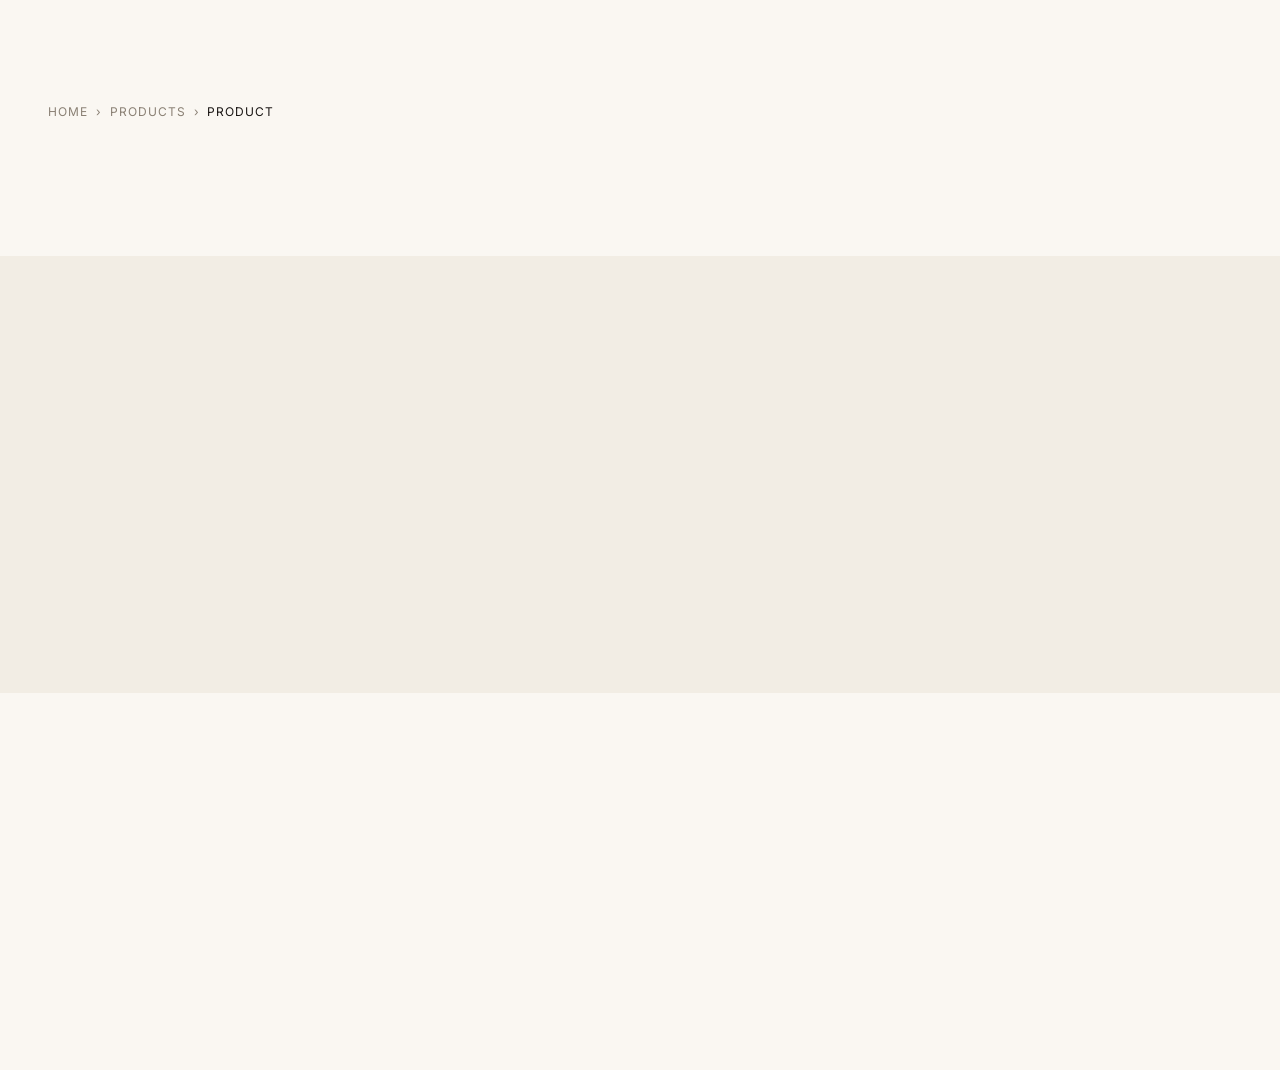
<file: product.html>
<!DOCTYPE html>
<html lang="en">
<head>
  <meta charset="UTF-8">
  <meta name="viewport" content="width=device-width, initial-scale=1.0">

  <!-- Dynamic per-product meta is set by JS based on ?id= -->
  <title>Product — APS MAJESTE</title>
  <meta name="description" content="Discover this small-batch APS MAJESTE formula — clinically tested, hand-blended in Udaipur, and signed by its maker. Full ingredients, benefits, and usage.">
  <meta name="keywords" content="APS MAJESTE product, luxury skincare, botanical skincare, small batch, Udaipur">
  <meta name="author" content="APS MAJESTE Brand">
  <link rel="canonical" href="https://apsmajeste.in/product.html">
  <meta name="robots" content="index, follow">

  <meta property="og:type" content="product">
  <meta property="og:site_name" content="APS MAJESTE">
  <meta property="og:title" content="Product — APS MAJESTE">
  <meta property="og:description" content="Discover this small-batch APS MAJESTE formula — clinically tested, hand-blended in Udaipur, and signed by its maker.">
  <meta property="og:url" content="https://apsmajeste.in/product.html">
  <meta property="og:image" content="https://apsmajeste.in/images/og-cover.jpg">
  <meta property="og:locale" content="en_US">

  <meta name="twitter:card" content="summary_large_image">
  <meta name="twitter:title" content="Product — APS MAJESTE">
  <meta name="twitter:description" content="Small-batch APS MAJESTE formula — clinically tested, hand-blended in Udaipur.">
  <meta name="twitter:image" content="https://apsmajeste.in/images/og-cover.jpg">

  <link rel="preconnect" href="https://fonts.googleapis.com">
  <link rel="preconnect" href="https://fonts.gstatic.com" crossorigin>
  <link rel="preload" as="style" href="https://fonts.googleapis.com/css2?family=Cormorant+Garamond:ital,wght@0,400;0,500;0,600;1,400;1,500&family=Inter:wght@400;500;600;700&display=swap">
  <link rel="stylesheet" href="https://fonts.googleapis.com/css2?family=Cormorant+Garamond:ital,wght@0,400;0,500;0,600;1,400;1,500&family=Inter:wght@400;500;600;700&display=swap" media="print" onload="this.media='all'">
  <noscript><link rel="stylesheet" href="https://fonts.googleapis.com/css2?family=Cormorant+Garamond:ital,wght@0,400;0,500;0,600;1,400;1,500&family=Inter:wght@400;500;600;700&display=swap"></noscript>

  <link rel="icon" type="image/svg+xml" href="favicon.svg">
  <meta name="theme-color" content="#faf7f2">

  <link rel="stylesheet" href="src/styles/main.css">
</head>
<body>
  <div data-component="header"></div>

  <main id="main">
    <section class="section">
      <div class="container">
        <nav class="breadcrumb" aria-label="Breadcrumb">
          <a href="index.html">Home</a><span>›</span>
          <a href="products.html">Products</a><span>›</span>
          <span aria-current="page" data-product-breadcrumb>Product</span>
        </nav>

        <div class="product-detail" data-product-detail style="margin-top:2rem">
          <!-- Filled in by JS -->
        </div>
      </div>
    </section>

    <!-- Pairings -->
    <section class="section section--alt">
      <div class="container">
        <div class="section-head section-head--center reveal">
          <span class="eyebrow">Pairs beautifully with</span>
          <h2 class="section-head__title">Complete your ritual</h2>
          <p class="section-head__lead">Hand-selected by our chemists to complement this formula. Layer in any order, morning or evening.</p>
        </div>
        <div class="product-grid" data-product-pairings></div>
      </div>
    </section>

    <!-- Reassurance -->
    <section class="section">
      <div class="container">
        <div class="grid-4">
          <div class="feature reveal">
            <h3 class="feature__title">Clean formulas</h3>
            <p class="feature__desc">No parabens, sulfates, phthalates, or synthetic dyes. Full INCI on every page.</p>
          </div>
          <div class="feature reveal" data-delay="1">
            <h3 class="feature__title">Dermatologist tested</h3>
            <p class="feature__desc">Independent clinical validation for tolerance, hydration, and barrier repair.</p>
          </div>
          <div class="feature reveal" data-delay="2">
            <h3 class="feature__title">Amazon India shipping</h3>
            <p class="feature__desc">Available on Amazon India with Prime delivery options.</p>
          </div>
          <div class="feature reveal" data-delay="3">
            <h3 class="feature__title">Amazon returns</h3>
            <p class="feature__desc">Returns handled through Amazon India — typically 7–10 days from delivery.</p>
          </div>
        </div>
      </div>
    </section>
  </main>

  <div data-component="footer"></div>
  <script type="module" src="/src/js/main.js"></script>
</body>
</html>
</file>
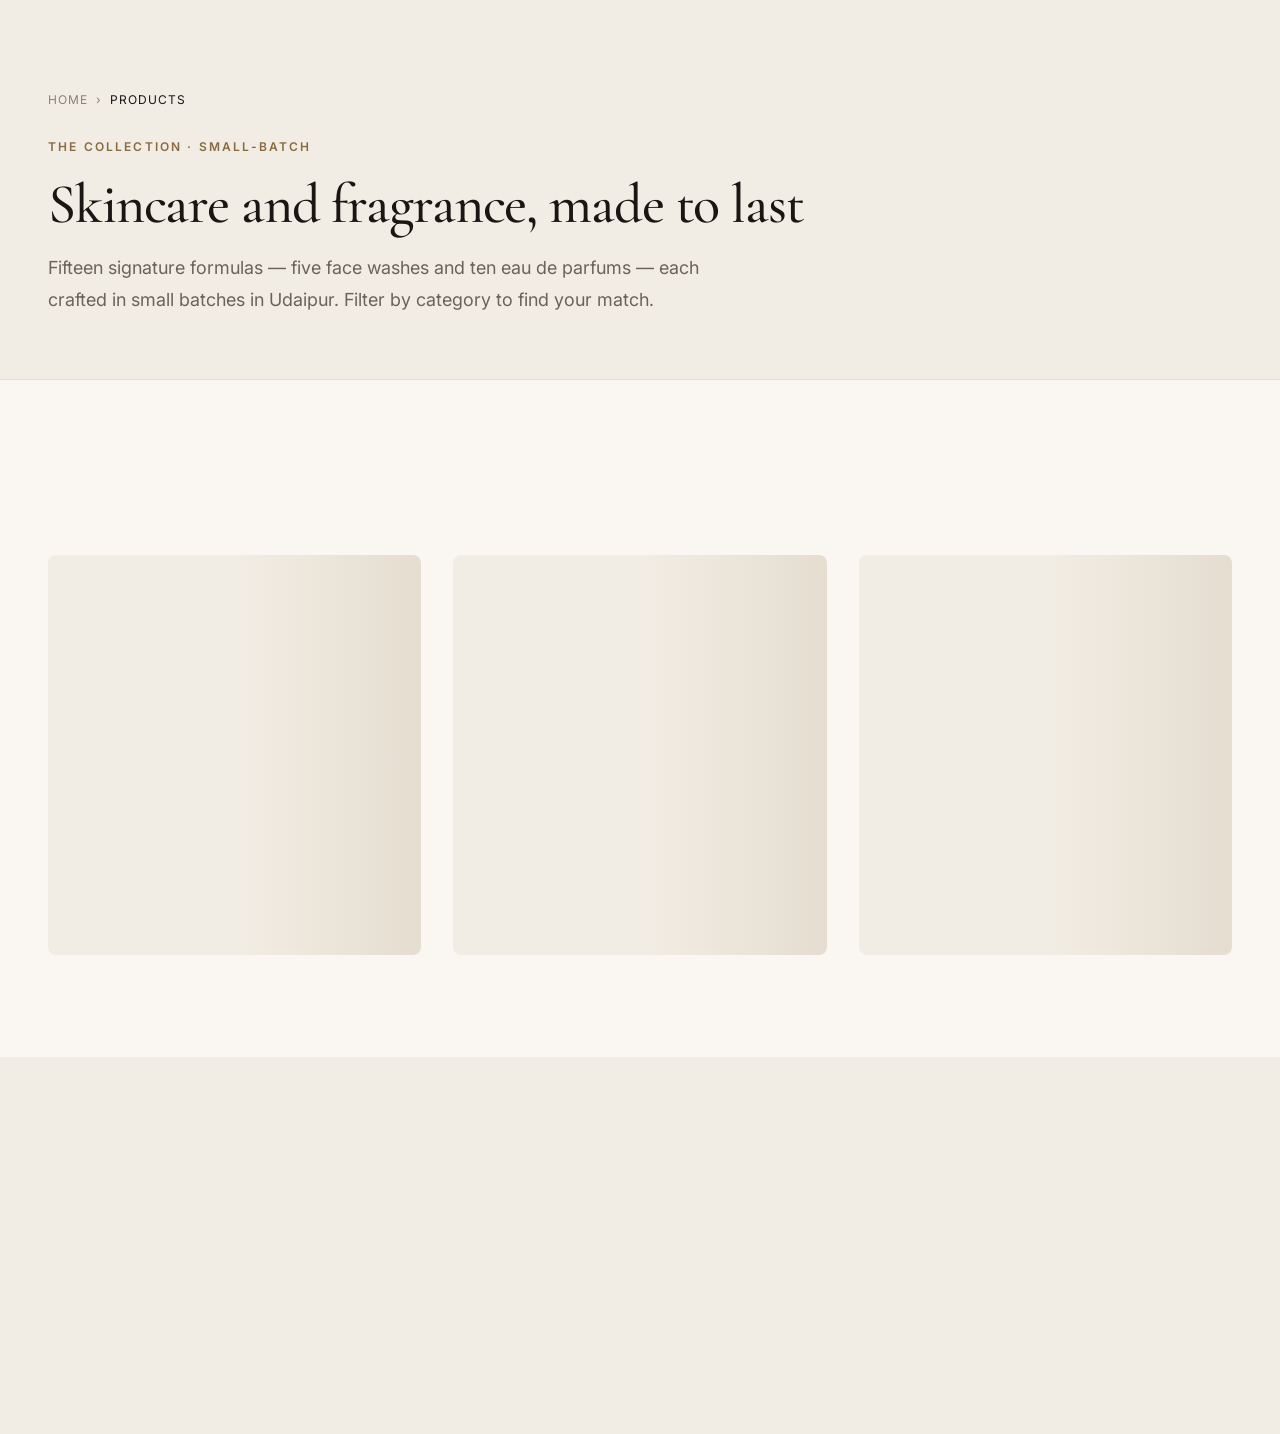
<file: products.html>
<!DOCTYPE html>
<html lang="en">
<head>
  <meta charset="UTF-8">
  <meta name="viewport" content="width=device-width, initial-scale=1.0">

  <title>Browse All — Face Wash & Perfumes | APS MAJESTE</title>
  <meta name="description" content="Browse all 15 APS MAJESTE products: five face washes (AcnoShield, De-Tan, Papaya Glow, Vitamin C, Vitamin E+B3) and ten eau de parfums (Black Fury, Brillia, Dawn, Destiny, Florelle, Hocco, Kingdom, Legend, White Oud, Coco). Available on Amazon India.">
  <meta name="keywords" content="APS MAJESTE, face wash India, perfume India, acnoshield face wash, detan face wash, papaya face wash, vitamin c face wash, vitamin e b3 face wash, black fury perfume, brillia perfume, dawn perfume, destiny perfume, florelle perfume, hocco perfume, kingdom perfume, legend perfume, white oud perfume, coco perfume, eau de parfum India, made in Udaipur">
  <meta name="author" content="APS MAJESTE Brand">
  <link rel="canonical" href="https://apsmajeste.in/products.html">
  <meta name="robots" content="index, follow">

  <meta property="og:type" content="website">
  <meta property="og:site_name" content="APS MAJESTE">
  <meta property="og:title" content="Browse All — Face Wash & Perfumes | APS MAJESTE">
  <meta property="og:description" content="Fifteen signature formulas — five face washes and ten eau de parfums, crafted in Udaipur. Available on Amazon India.">
  <meta property="og:url" content="https://apsmajeste.in/products.html">
  <meta property="og:image" content="https://apsmajeste.in/images/og-cover.jpg">
  <meta property="og:locale" content="en_US">

  <meta name="twitter:card" content="summary_large_image">
  <meta name="twitter:title" content="Browse APS MAJESTE — Face Wash & Perfumes">
  <meta name="twitter:description" content="Fifteen signature formulas — five face washes and ten eau de parfums, crafted in Udaipur. Available on Amazon India.">
  <meta name="twitter:image" content="https://apsmajeste.in/images/og-cover.jpg">

  <link rel="preconnect" href="https://fonts.googleapis.com">
  <link rel="preconnect" href="https://fonts.gstatic.com" crossorigin>
  <link rel="preload" as="style" href="https://fonts.googleapis.com/css2?family=Cormorant+Garamond:ital,wght@0,400;0,500;0,600;1,400;1,500&family=Inter:wght@400;500;600;700&display=swap">
  <link rel="stylesheet" href="https://fonts.googleapis.com/css2?family=Cormorant+Garamond:ital,wght@0,400;0,500;0,600;1,400;1,500&family=Inter:wght@400;500;600;700&display=swap" media="print" onload="this.media='all'">
  <noscript><link rel="stylesheet" href="https://fonts.googleapis.com/css2?family=Cormorant+Garamond:ital,wght@0,400;0,500;0,600;1,400;1,500&family=Inter:wght@400;500;600;700&display=swap"></noscript>

  <link rel="icon" type="image/svg+xml" href="favicon.svg">
  <meta name="theme-color" content="#faf7f2">

  <!-- ItemList structured data for the collection (GEO) -->
  <script type="application/ld+json" id="products-list-jsonld">
  {
    "@context": "https://schema.org",
    "@type": "ItemList",
    "name": "APS MAJESTE Face Wash & Perfume Collection",
    "url": "https://apsmajeste.in/products.html",
    "numberOfItems": 15,
    "itemListElement": [
      { "@type": "ListItem", "position": 1, "name": "AcnoShield Face Wash", "url": "https://apsmajeste.in/product.html?id=acnoshield-face-wash" },
      { "@type": "ListItem", "position": 2, "name": "De-Tan Radiance Cleanse Face Wash", "url": "https://apsmajeste.in/product.html?id=detan-face-wash" },
      { "@type": "ListItem", "position": 3, "name": "Papaya Glow Face Wash", "url": "https://apsmajeste.in/product.html?id=papaya-face-wash" },
      { "@type": "ListItem", "position": 4, "name": "Vitamin C Glow Face Wash", "url": "https://apsmajeste.in/product.html?id=vitamin-c-face-wash" },
      { "@type": "ListItem", "position": 5, "name": "Vitamin E+B3 Clear & Glow Face Wash", "url": "https://apsmajeste.in/product.html?id=vitamin-e-b3-face-wash" },
      { "@type": "ListItem", "position": 6, "name": "Black Fury Eau de Parfum", "url": "https://apsmajeste.in/product.html?id=black-fury-eau-de-parfum" },
      { "@type": "ListItem", "position": 7, "name": "Brillia Eau de Parfum", "url": "https://apsmajeste.in/product.html?id=brillia-eau-de-parfum" },
      { "@type": "ListItem", "position": 8, "name": "Dawn Eau de Parfum", "url": "https://apsmajeste.in/product.html?id=dawn-eau-de-parfum" },
      { "@type": "ListItem", "position": 9, "name": "Destiny Eau de Parfum", "url": "https://apsmajeste.in/product.html?id=destiny-eau-de-parfum" },
      { "@type": "ListItem", "position": 10, "name": "Florelle Eau de Parfum", "url": "https://apsmajeste.in/product.html?id=florelle-eau-de-parfum" },
      { "@type": "ListItem", "position": 11, "name": "Hocco Eau de Parfum", "url": "https://apsmajeste.in/product.html?id=hocco-eau-de-parfum" },
      { "@type": "ListItem", "position": 12, "name": "Kingdom Eau de Parfum", "url": "https://apsmajeste.in/product.html?id=kingdom-eau-de-parfum" },
      { "@type": "ListItem", "position": 13, "name": "Legend Eau de Parfum", "url": "https://apsmajeste.in/product.html?id=legend-eau-de-parfum" },
      { "@type": "ListItem", "position": 14, "name": "White Oud Eau de Parfum", "url": "https://apsmajeste.in/product.html?id=white-oud-eau-de-parfum" },
      { "@type": "ListItem", "position": 15, "name": "Coco Eau de Parfum", "url": "https://apsmajeste.in/product.html?id=coco-eau-de-parfum" }
    ]
  }
  </script>

  <link rel="stylesheet" href="src/styles/main.css">
</head>
<body>
  <div data-component="header"></div>

  <main id="main">
    <section class="page-header">
      <div class="container">
        <nav class="breadcrumb" aria-label="Breadcrumb">
          <a href="index.html">Home</a><span>›</span><span aria-current="page">Products</span>
        </nav>
        <span class="eyebrow">The Collection · Small-Batch</span>
        <h1 class="page-header__title">Skincare and fragrance, made to last</h1>
        <p class="page-header__lead">Fifteen signature formulas — five face washes and ten eau de parfums — each crafted in small batches in Udaipur. Filter by category to find your match.</p>
      </div>
    </section>

    <section class="section">
      <div class="container">
        <div class="filter-bar" data-filter-bar role="tablist" aria-label="Filter products by category"></div>
        <div class="filter-bar filter-bar--gender" data-gender-bar role="tablist" aria-label="Filter perfumes by gender"></div>
        <div class="product-grid" data-products-grid>
          <!-- Skeleton loaders shown until JS renders products -->
          <div class="skeleton skeleton--card"></div>
          <div class="skeleton skeleton--card"></div>
          <div class="skeleton skeleton--card"></div>
        </div>
      </div>
    </section>

    <!-- Trust band -->
    <section class="section section--alt">
      <div class="container">
        <div class="grid-4">
          <div class="feature reveal">
            <h3 class="feature__title">Amazon delivery</h3>
            <p class="feature__desc">Available on Amazon India with fast delivery across the country.</p>
          </div>
          <div class="feature reveal" data-delay="1">
            <h3 class="feature__title">Amazon India returns</h3>
            <p class="feature__desc">Returns handled through Amazon's policy — typically 7–10 days from delivery.</p>
          </div>
          <div class="feature reveal" data-delay="2">
            <h3 class="feature__title">Subscription on Amazon</h3>
            <p class="feature__desc">Available on Amazon India with subscription options.</p>
          </div>
          <div class="feature reveal" data-delay="3">
            <h3 class="feature__title">Concierge support</h3>
            <p class="feature__desc">Trained estheticians and fragrance specialists, available six days a week.</p>
          </div>
        </div>
      </div>
    </section>
  </main>

  <div data-component="footer"></div>
  <script type="module" src="/src/js/main.js"></script>
</body>
</html>
</file>
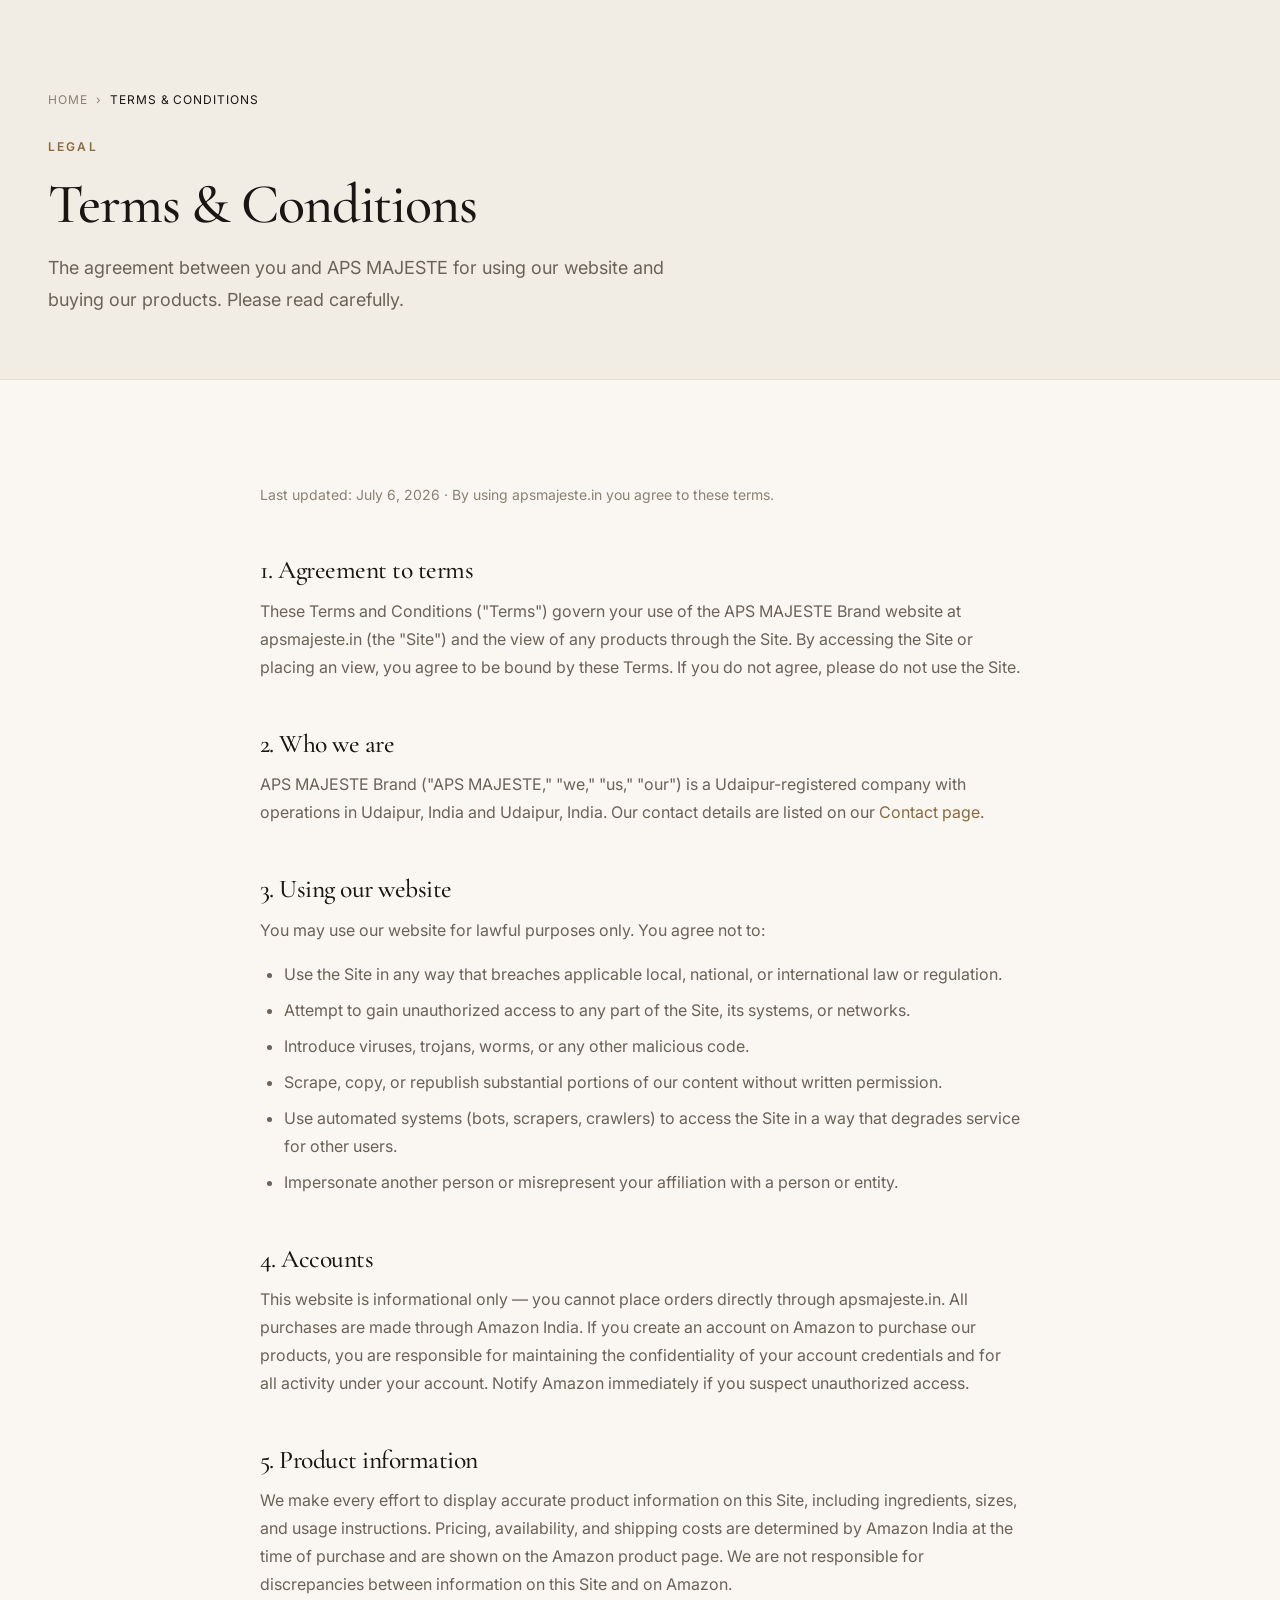
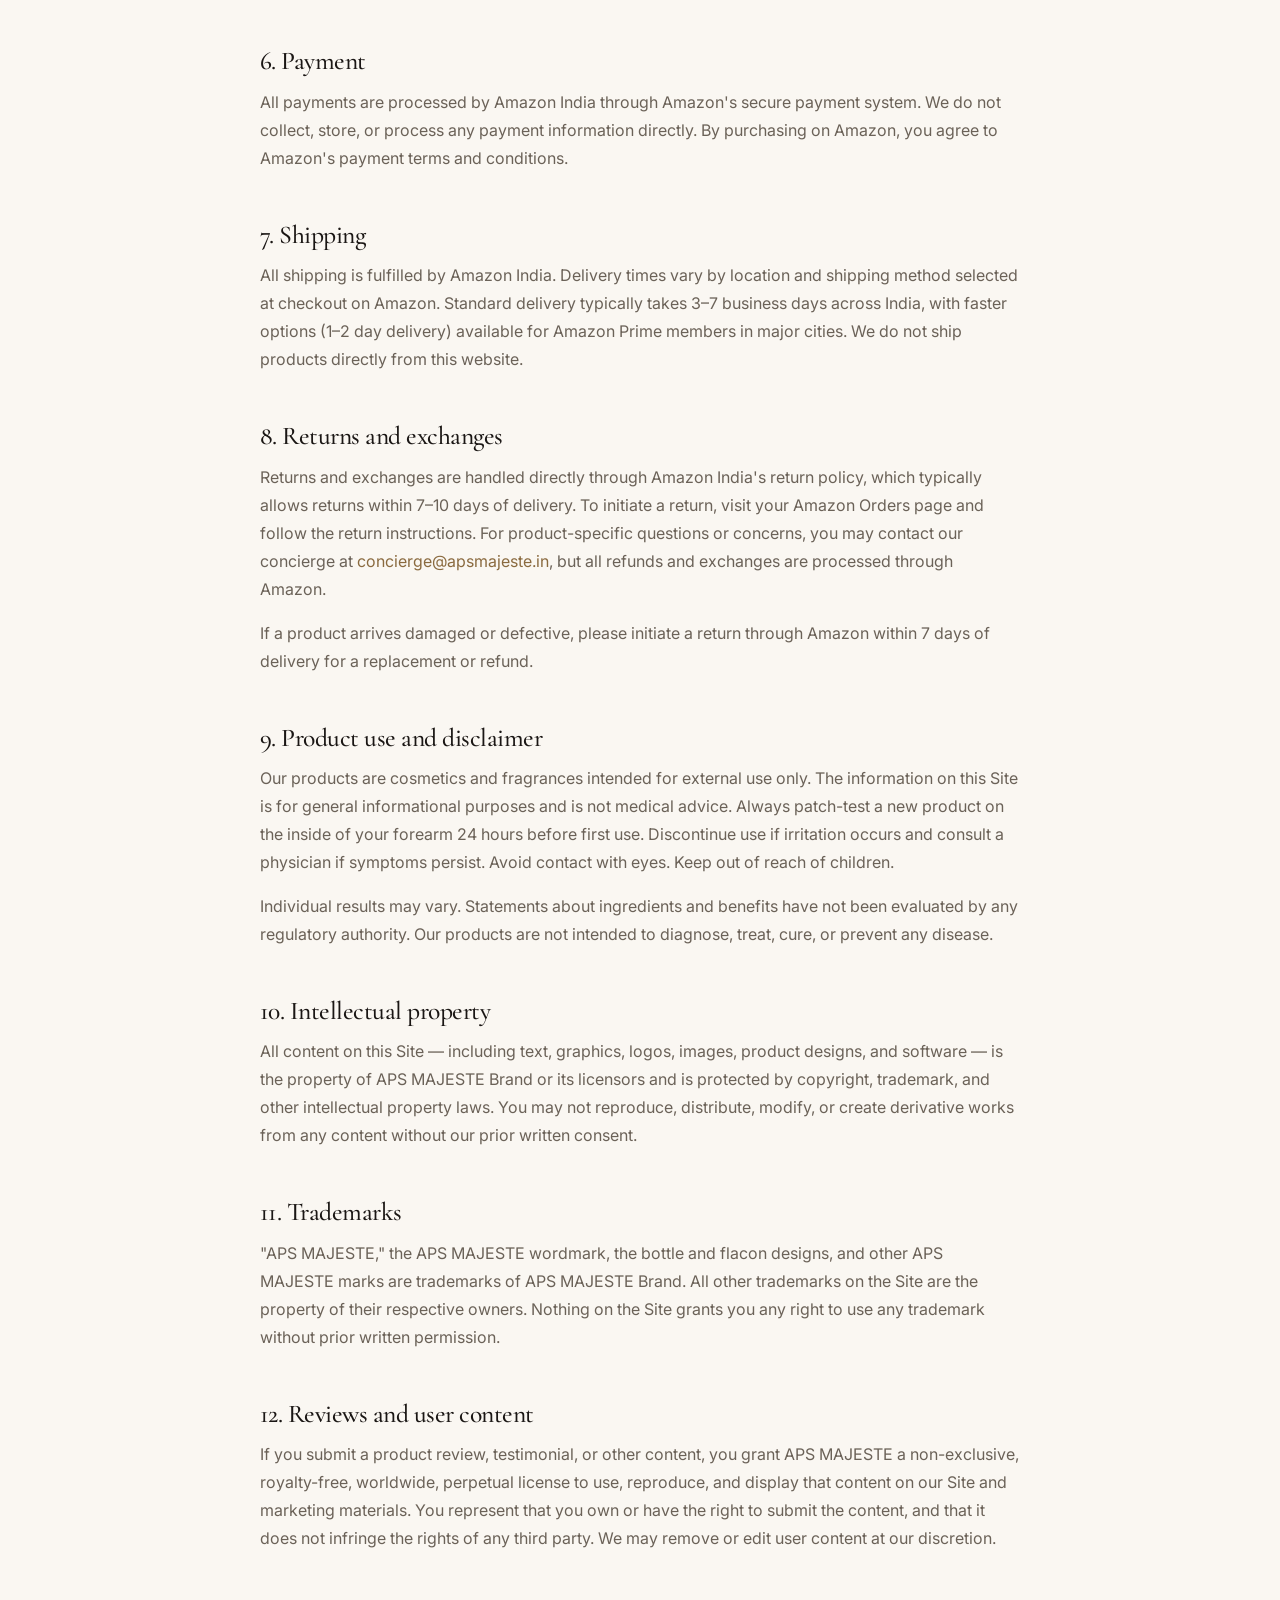
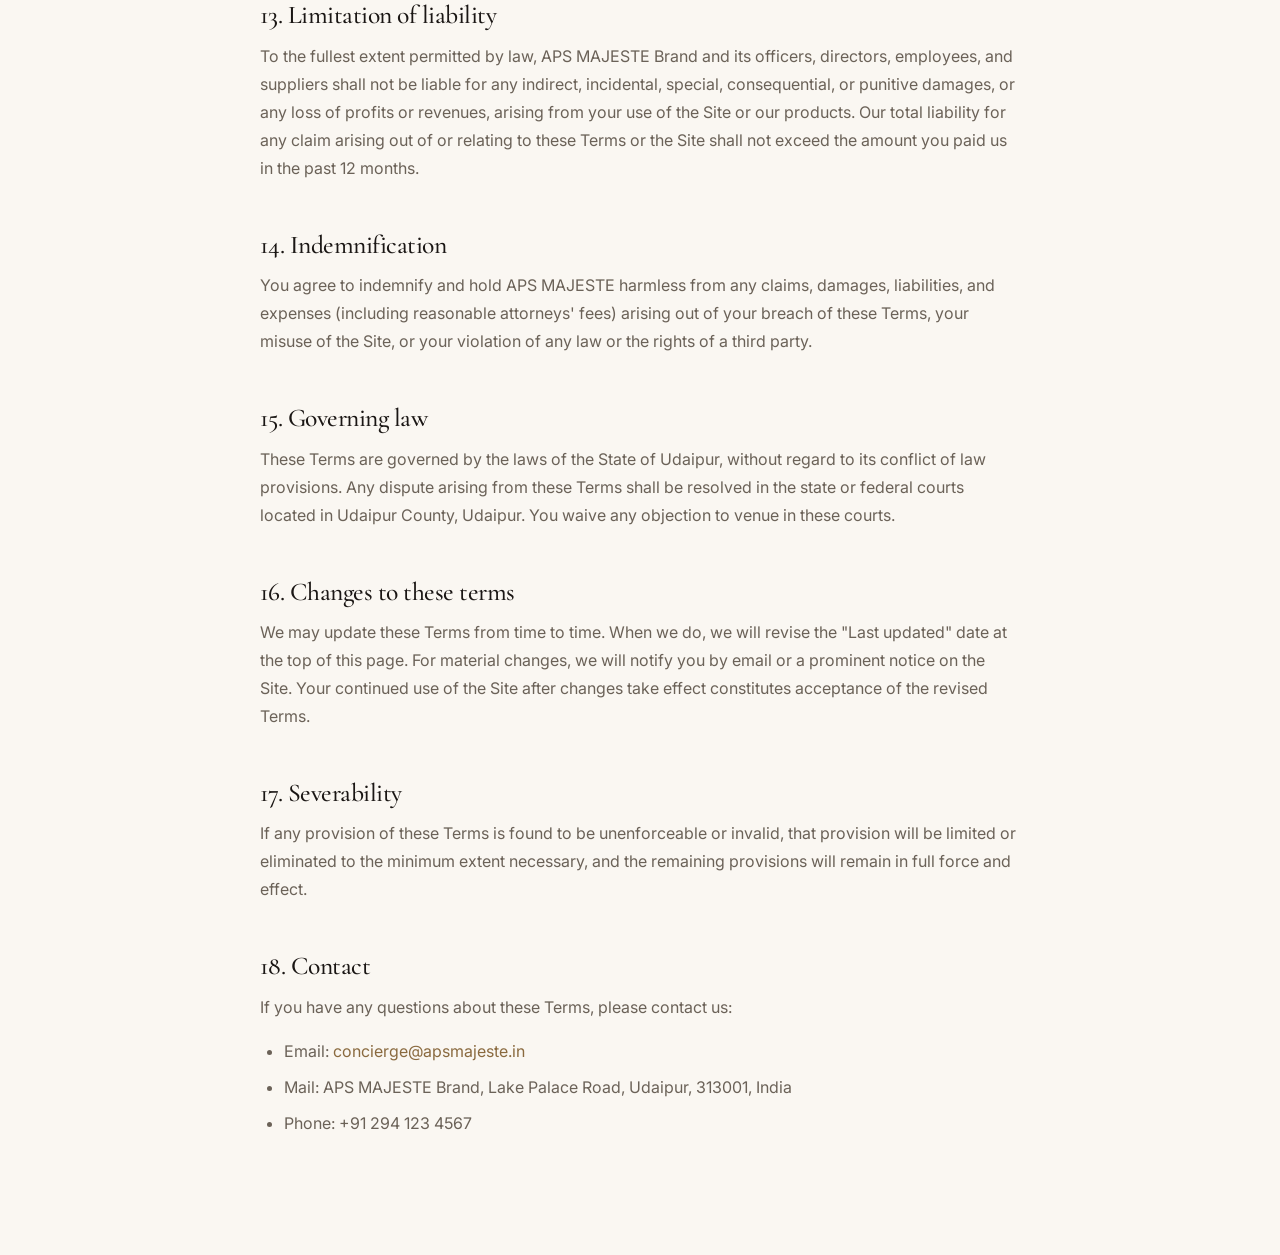
<file: terms.html>
<!DOCTYPE html>
<html lang="en">
<head>
  <meta charset="UTF-8">
  <meta name="viewport" content="width=device-width, initial-scale=1.0">

  <title>Terms & Conditions — APS MAJESTE Brand</title>
  <meta name="description" content="APS MAJESTE Brand's Terms & Conditions: the agreement between you and APS MAJESTE for the use of apsmajeste.in and the purchase of our products. Last updated July 2026.">
  <meta name="author" content="APS MAJESTE Brand">
  <link rel="canonical" href="https://apsmajeste.in/terms.html">
  <meta name="robots" content="index, follow">

  <meta property="og:type" content="article">
  <meta property="og:site_name" content="APS MAJESTE">
  <meta property="og:title" content="Terms & Conditions — APS MAJESTE Brand">
  <meta property="og:description" content="The agreement between you and APS MAJESTE for using our website and purchasing our products.">
  <meta property="og:url" content="https://apsmajeste.in/terms.html">
  <meta property="og:locale" content="en_US">

  <link rel="preconnect" href="https://fonts.googleapis.com">
  <link rel="preconnect" href="https://fonts.gstatic.com" crossorigin>
  <link rel="preload" as="style" href="https://fonts.googleapis.com/css2?family=Cormorant+Garamond:ital,wght@0,400;0,500;0,600;1,400;1,500&family=Inter:wght@400;500;600;700&display=swap">
  <link rel="stylesheet" href="https://fonts.googleapis.com/css2?family=Cormorant+Garamond:ital,wght@0,400;0,500;0,600;1,400;1,500&family=Inter:wght@400;500;600;700&display=swap" media="print" onload="this.media='all'">
  <noscript><link rel="stylesheet" href="https://fonts.googleapis.com/css2?family=Cormorant+Garamond:ital,wght@0,400;0,500;0,600;1,400;1,500&family=Inter:wght@400;500;600;700&display=swap"></noscript>

  <link rel="icon" type="image/svg+xml" href="favicon.svg">
  <meta name="theme-color" content="#faf7f2">

  <link rel="stylesheet" href="src/styles/main.css">
</head>
<body>
  <div data-component="header"></div>

  <main id="main">
    <section class="page-header">
      <div class="container">
        <nav class="breadcrumb" aria-label="Breadcrumb">
          <a href="index.html">Home</a><span>›</span><span aria-current="page">Terms &amp; Conditions</span>
        </nav>
        <span class="eyebrow">Legal</span>
        <h1 class="page-header__title">Terms &amp; Conditions</h1>
        <p class="page-header__lead">The agreement between you and APS MAJESTE for using our website and buying our products. Please read carefully.</p>
      </div>
    </section>

    <section class="section">
      <div class="container">
        <article class="article">
          <p class="meta">Last updated: July 6, 2026 · By using apsmajeste.in you agree to these terms.</p>

          <h2>1. Agreement to terms</h2>
          <p>These Terms and Conditions ("Terms") govern your use of the APS MAJESTE Brand website at apsmajeste.in (the "Site") and the view of any products through the Site. By accessing the Site or placing an view, you agree to be bound by these Terms. If you do not agree, please do not use the Site.</p>

          <h2>2. Who we are</h2>
          <p>APS MAJESTE Brand ("APS MAJESTE," "we," "us," "our") is a Udaipur-registered company with operations in Udaipur, India and Udaipur, India. Our contact details are listed on our <a href="contact.html" style="color:var(--color-accent)">Contact page</a>.</p>

          <h2>3. Using our website</h2>
          <p>You may use our website for lawful purposes only. You agree not to:</p>
          <ul>
            <li>Use the Site in any way that breaches applicable local, national, or international law or regulation.</li>
            <li>Attempt to gain unauthorized access to any part of the Site, its systems, or networks.</li>
            <li>Introduce viruses, trojans, worms, or any other malicious code.</li>
            <li>Scrape, copy, or republish substantial portions of our content without written permission.</li>
            <li>Use automated systems (bots, scrapers, crawlers) to access the Site in a way that degrades service for other users.</li>
            <li>Impersonate another person or misrepresent your affiliation with a person or entity.</li>
          </ul>

          <h2>4. Accounts</h2>
          <p>This website is informational only — you cannot place orders directly through apsmajeste.in. All purchases are made through Amazon India. If you create an account on Amazon to purchase our products, you are responsible for maintaining the confidentiality of your account credentials and for all activity under your account. Notify Amazon immediately if you suspect unauthorized access.</p>

          <h2>5. Product information</h2>
          <p>We make every effort to display accurate product information on this Site, including ingredients, sizes, and usage instructions. Pricing, availability, and shipping costs are determined by Amazon India at the time of purchase and are shown on the Amazon product page. We are not responsible for discrepancies between information on this Site and on Amazon.</p>

          <h2>6. Payment</h2>
          <p>All payments are processed by Amazon India through Amazon's secure payment system. We do not collect, store, or process any payment information directly. By purchasing on Amazon, you agree to Amazon's payment terms and conditions.</p>

          <h2>7. Shipping</h2>
          <p>All shipping is fulfilled by Amazon India. Delivery times vary by location and shipping method selected at checkout on Amazon. Standard delivery typically takes 3–7 business days across India, with faster options (1–2 day delivery) available for Amazon Prime members in major cities. We do not ship products directly from this website.</p>

          <h2>8. Returns and exchanges</h2>
          <p>Returns and exchanges are handled directly through Amazon India's return policy, which typically allows returns within 7–10 days of delivery. To initiate a return, visit your Amazon Orders page and follow the return instructions. For product-specific questions or concerns, you may contact our concierge at <a href="mailto:concierge@apsmajeste.in" style="color:var(--color-accent)">concierge@apsmajeste.in</a>, but all refunds and exchanges are processed through Amazon.</p>
          <p>If a product arrives damaged or defective, please initiate a return through Amazon within 7 days of delivery for a replacement or refund.</p>

          <h2>9. Product use and disclaimer</h2>
          <p>Our products are cosmetics and fragrances intended for external use only. The information on this Site is for general informational purposes and is not medical advice. Always patch-test a new product on the inside of your forearm 24 hours before first use. Discontinue use if irritation occurs and consult a physician if symptoms persist. Avoid contact with eyes. Keep out of reach of children.</p>
          <p>Individual results may vary. Statements about ingredients and benefits have not been evaluated by any regulatory authority. Our products are not intended to diagnose, treat, cure, or prevent any disease.</p>

          <h2>10. Intellectual property</h2>
          <p>All content on this Site — including text, graphics, logos, images, product designs, and software — is the property of APS MAJESTE Brand or its licensors and is protected by copyright, trademark, and other intellectual property laws. You may not reproduce, distribute, modify, or create derivative works from any content without our prior written consent.</p>

          <h2>11. Trademarks</h2>
          <p>"APS MAJESTE," the APS MAJESTE wordmark, the bottle and flacon designs, and other APS MAJESTE marks are trademarks of APS MAJESTE Brand. All other trademarks on the Site are the property of their respective owners. Nothing on the Site grants you any right to use any trademark without prior written permission.</p>

          <h2>12. Reviews and user content</h2>
          <p>If you submit a product review, testimonial, or other content, you grant APS MAJESTE a non-exclusive, royalty-free, worldwide, perpetual license to use, reproduce, and display that content on our Site and marketing materials. You represent that you own or have the right to submit the content, and that it does not infringe the rights of any third party. We may remove or edit user content at our discretion.</p>

          <h2>13. Limitation of liability</h2>
          <p>To the fullest extent permitted by law, APS MAJESTE Brand and its officers, directors, employees, and suppliers shall not be liable for any indirect, incidental, special, consequential, or punitive damages, or any loss of profits or revenues, arising from your use of the Site or our products. Our total liability for any claim arising out of or relating to these Terms or the Site shall not exceed the amount you paid us in the past 12 months.</p>

          <h2>14. Indemnification</h2>
          <p>You agree to indemnify and hold APS MAJESTE harmless from any claims, damages, liabilities, and expenses (including reasonable attorneys' fees) arising out of your breach of these Terms, your misuse of the Site, or your violation of any law or the rights of a third party.</p>

          <h2>15. Governing law</h2>
          <p>These Terms are governed by the laws of the State of Udaipur, without regard to its conflict of law provisions. Any dispute arising from these Terms shall be resolved in the state or federal courts located in Udaipur County, Udaipur. You waive any objection to venue in these courts.</p>

          <h2>16. Changes to these terms</h2>
          <p>We may update these Terms from time to time. When we do, we will revise the "Last updated" date at the top of this page. For material changes, we will notify you by email or a prominent notice on the Site. Your continued use of the Site after changes take effect constitutes acceptance of the revised Terms.</p>

          <h2>17. Severability</h2>
          <p>If any provision of these Terms is found to be unenforceable or invalid, that provision will be limited or eliminated to the minimum extent necessary, and the remaining provisions will remain in full force and effect.</p>

          <h2>18. Contact</h2>
          <p>If you have any questions about these Terms, please contact us:</p>
          <ul>
            <li>Email: <a href="mailto:concierge@apsmajeste.in" style="color:var(--color-accent)">concierge@apsmajeste.in</a></li>
            <li>Mail: APS MAJESTE Brand, Lake Palace Road, Udaipur, 313001, India</li>
            <li>Phone: +91 294 123 4567</li>
          </ul>
        </article>
      </div>
    </section>
  </main>

  <div data-component="footer"></div>
  <script type="module" src="/src/js/main.js"></script>
</body>
</html>
</file>
<file: src/styles/main.css>
/* ============================================================
   APS MAJESTE — Main stylesheet entry
   Order matters: tokens → base → components → utilities
   ============================================================ */
@import './tokens.css';
@import './base.css';
@import './components.css';
@import './utilities.css';
</file>
